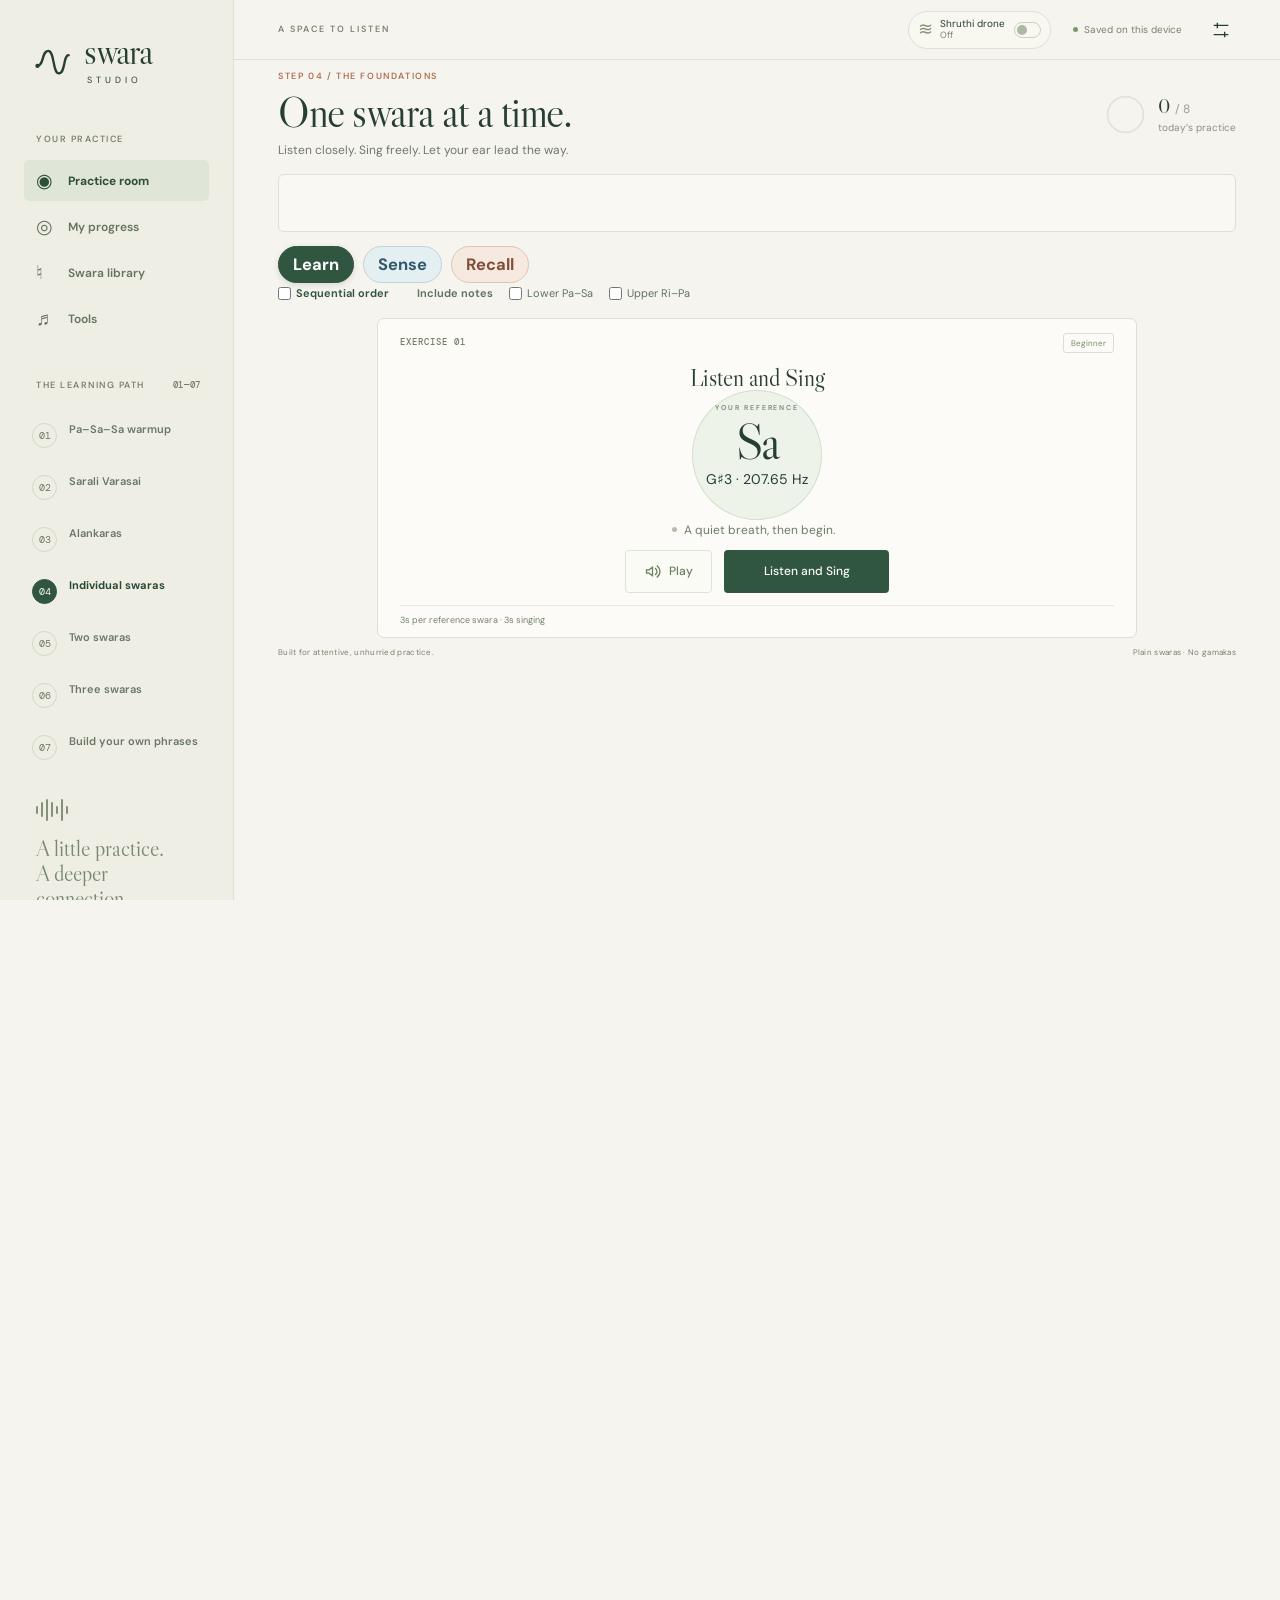
<file: index.html>
<!doctype html>
<html lang="en">
<head>
  <meta charset="utf-8">
  <meta name="viewport" content="width=device-width, initial-scale=1">
  <meta http-equiv="refresh" content="0; url=./swara-studio/">
  <title>Swara Studio</title>
</head>
<body>
  <p><a href="./swara-studio/">Open Swara Studio</a></p>
</body>
</html>
</file>
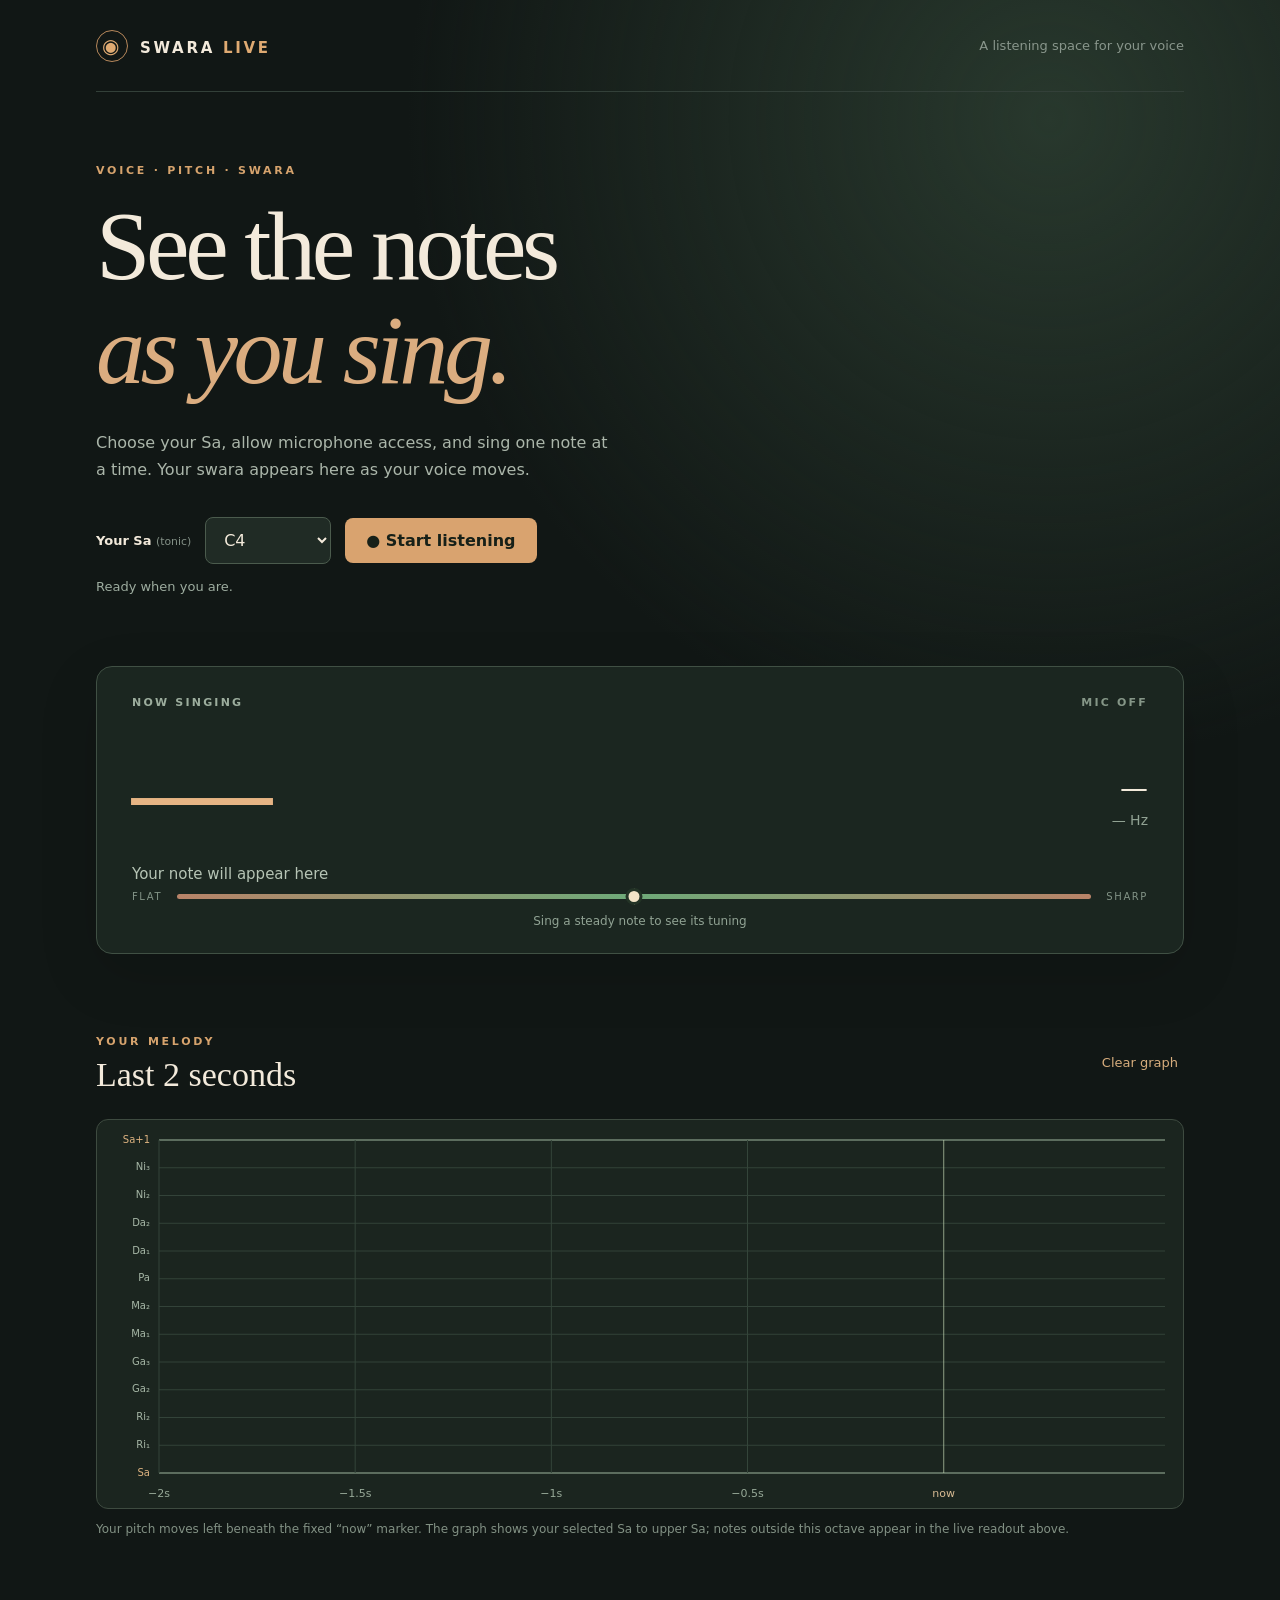
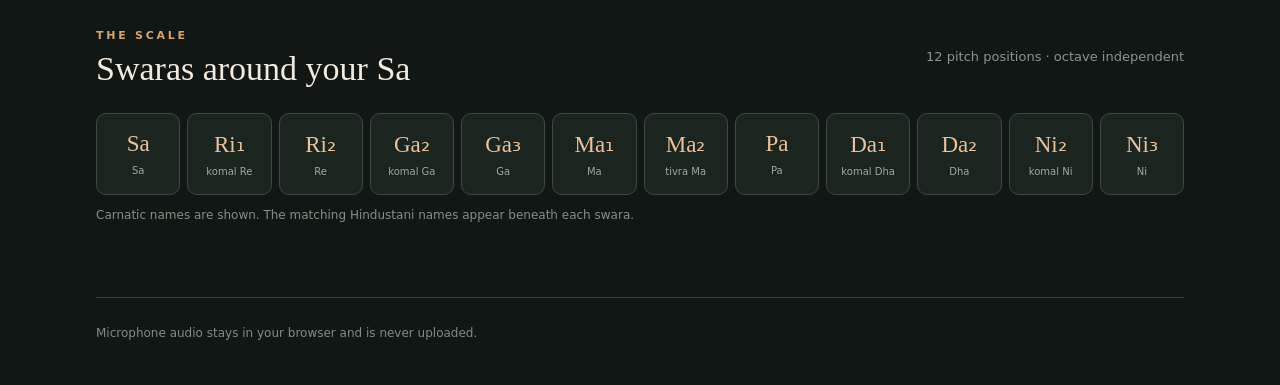
<file: swara-live/index.html>
<!doctype html>
<html lang="en">
<head>
  <meta charset="utf-8">
  <meta name="viewport" content="width=device-width, initial-scale=1">
  <title>Swara Live</title>
  <link rel="stylesheet" href="styles.css">
</head>
<body>
  <main class="app">
    <header class="topbar"><div class="brand"><span class="brand-mark">◉</span><span>SWARA <b>LIVE</b></span></div><span class="top-note">A listening space for your voice</span></header>
    <section class="hero">
      <div class="eyebrow">VOICE · PITCH · SWARA</div>
      <h1>See the notes<br><em>as you sing.</em></h1>
      <p>Choose your Sa, allow microphone access, and sing one note at a time. Your swara appears here as your voice moves.</p>
      <div class="controls">
        <label for="tonic">Your Sa <small>(tonic)</small></label>
        <select id="tonic"></select>
        <button id="listen" type="button"><span id="button-icon">●</span> <span id="button-text">Start listening</span></button>
      </div>
      <div id="status" class="status" role="status">Ready when you are.</div>
    </section>
    <section class="readout" aria-live="polite">
      <div class="readout-heading"><span>NOW SINGING</span><span id="signal" class="signal">MIC OFF</span></div>
      <div class="note-row"><div><div id="swara" class="swara">—</div><div id="swara-name" class="swara-name">Your note will appear here</div></div><div class="pitch"><strong id="western">—</strong><span id="frequency">— Hz</span></div></div>
      <div class="tuning"><span>FLAT</span><div class="tuning-track"><i id="tuning-center"></i><i id="tuning-dot"></i></div><span>SHARP</span></div>
      <div id="cents" class="cents">Sing a steady note to see its tuning</div>
    </section>
    <section class="trace-section"><div class="section-heading"><div><span class="eyebrow">YOUR MELODY</span><h2>Last 2 seconds</h2></div><button id="clear" class="text-button" type="button">Clear graph</button></div><canvas id="trace" role="img" aria-label="Pitch graph with a fixed now marker, the last two seconds scrolling left, and one octave from Sa to upper Sa on the vertical axis"></canvas><p class="scale-note">Your pitch moves left beneath the fixed “now” marker. The graph shows your selected Sa to upper Sa; notes outside this octave appear in the live readout above.</p></section>
    <section class="scale-section"><div class="section-heading"><div><span class="eyebrow">THE SCALE</span><h2>Swaras around your Sa</h2></div><span class="caption">12 pitch positions · octave independent</span></div><div id="scale" class="scale"></div><p class="scale-note">Carnatic names are shown. The matching Hindustani names appear beneath each swara.</p></section>
    <footer>Microphone audio stays in your browser and is never uploaded.</footer>
  </main>
  <script src="app.js"></script>
</body>
</html>
</file>
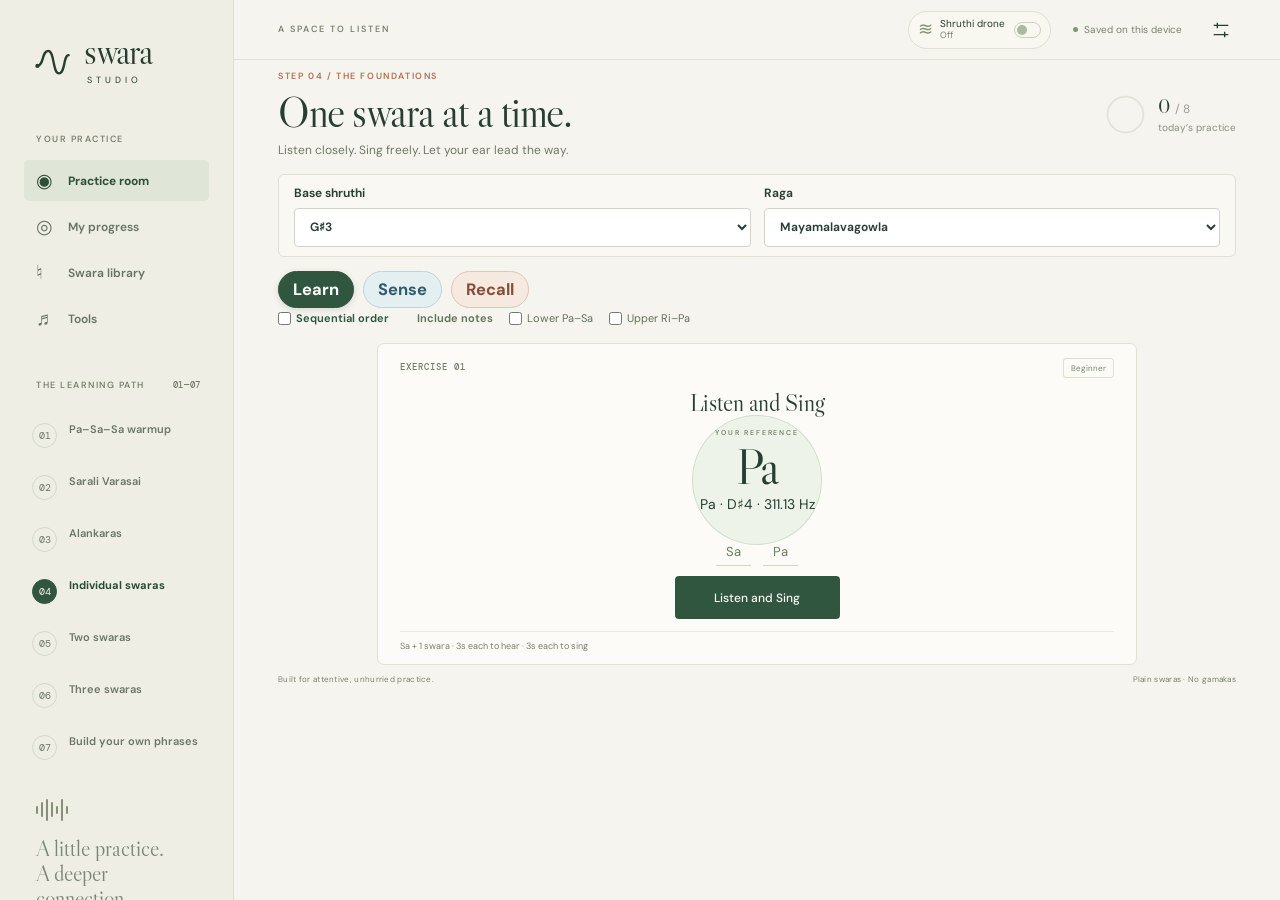
<file: swara-studio/index.html>
<!doctype html>
<html lang="en">
<head>
  <meta charset="UTF-8"><meta name="viewport" content="width=device-width, initial-scale=1.0">
  <meta name="robots" content="noindex, nofollow, noarchive">
  <meta name="theme-color" content="#f5f3ed">
  <meta name="description" content="Practice Carnatic swaras, develop your ear, and see your singing in real time. A personal music practice studio.">
  <title>Swara Studio — Listen. Sing. Find your pitch.</title>
  <link rel="icon" href="icon.svg" type="image/svg+xml">
  <link rel="stylesheet" href="styles.css?v=20261128-3">
  <script type="module" src="app.js?v=20261128-3"></script>
</head>
<body>
  <a class="skip-link" href="#main">Skip to practice</a>
  <aside class="sidebar">
    <a class="brand" href="#practice" aria-label="Swara Studio home"><svg viewBox="0 0 40 40" fill="none" aria-hidden="true"><path d="M6 25c6 0 4-14 10-14s4 21 10 21 4-17 9-17" stroke="currentColor" stroke-width="2.2" stroke-linecap="round"/><circle cx="6" cy="25" r="2" fill="currentColor"/></svg><span>swara<span class="brand-sub">STUDIO</span></span></a>
    <div class="side-label">YOUR PRACTICE</div>
    <nav class="main-nav" aria-label="Main navigation">
      <button class="nav-item active" data-view="practice"><span class="nav-icon">◉</span> Practice room</button>
      <button class="nav-item" data-view="progress"><span class="nav-icon">◎</span> My progress</button>
      <button class="nav-item" data-view="library"><span class="nav-icon">♮</span> Swara library</button>
      <button class="nav-item" data-view="tools"><span class="nav-icon">♬</span> Tools</button>
    </nav>
    <div class="path-heading"><span class="side-label">THE LEARNING PATH</span><span class="tiny-label">01—07</span></div>
    <nav class="learning-path" aria-label="Training steps">
      <button class="path-item" data-warmup><span class="path-number">01</span><span>Pa–Sa–Sa warmup</span></button>
      <button class="path-item" data-view="sarali"><span class="path-number">02</span><span>Sarali Varasai</span></button>
      <button class="path-item" data-view="alankara"><span class="path-number">03</span><span>Alankaras</span></button>
      <button class="path-item active" data-step="1"><span class="path-number">04</span><span>Individual swaras</span></button>
      <button class="path-item" data-step="2"><span class="path-number">05</span><span>Two swaras</span></button>
      <button class="path-item" data-step="3"><span class="path-number">06</span><span>Three swaras</span></button>
      <button class="path-item" data-view="session"><span class="path-number">07</span><span>Build your own phrases</span></button>
    </nav>
    <div class="sidebar-bottom"><div class="small-sound" aria-hidden="true"><i></i><i></i><i></i><i></i><i></i><i></i><i></i></div><p>A little practice.<br>A deeper connection.</p><button id="help-open" class="text-button">A note before you begin</button></div>
  </aside>
  <div class="workspace">
    <header class="topbar"><span class="topbar-label">A SPACE TO LISTEN</span><div class="topbar-right"><button id="drone-toggle" class="drone-button" aria-label="Shruthi drone: off" aria-pressed="false"><span class="drone-symbol" aria-hidden="true">≋</span><span>Shruthi drone<small id="drone-status">Off</small></span><span class="switch" aria-hidden="true"></span></button><span class="local-status"><i></i> Saved on this device</span><button id="settings-open" class="icon-button" aria-label="Practice settings"><svg viewBox="0 0 24 24" fill="none" stroke="currentColor" stroke-width="1.5" aria-hidden="true"><path d="M4 7h16M4 17h16M8 4v6M16 14v6"/></svg></button></div></header>
    <main id="main" tabindex="-1">
      <section id="sarali-view" class="view" hidden></section>
      <section id="alankara-view" class="view" hidden></section>
      <section id="practice-view" class="view">
        <div class="page-heading"><div><p class="eyebrow" id="step-eyebrow">STEP 04 / THE FOUNDATIONS</p><h1 id="page-title">One swara at a time.</h1><p class="page-description" id="page-description">Listen closely. Sing freely. Let your ear lead the way.</p></div><div class="daily-goal"><svg viewBox="0 0 48 48" aria-hidden="true"><circle cx="24" cy="24" r="20"/><circle id="goal-ring" cx="24" cy="24" r="20"/></svg><span><strong id="today-count">0 <span>/ 8</span></strong><small>today’s practice</small></span></div></div>
        <div class="session-bar"><div id="practice-selection" class="practice-selection"></div></div>
        <div id="exercise-tabs" class="exercise-tabs" role="tablist" aria-label="Practice type"><button role="tab" aria-selected="true" data-mode="sing">Learn</button><button role="tab" aria-selected="false" data-mode="name">Sense</button><button role="tab" aria-selected="false" data-mode="memory">Recall</button></div>
        <div id="octave-options" class="octave-options" role="group" aria-label="Practice order and additional notes"><label id="sequential-option"><input id="practice-sequential" type="checkbox"> Sequential order</label><span>Include notes</span><label><input id="include-lower" type="checkbox"> Lower Pa–Sa</label><label><input id="include-upper" type="checkbox"> Upper Ri–Pa</label></div>
        <div class="practice-layout">
          <section class="exercise-panel" id="exercise-panel" aria-labelledby="exercise-title">
            <div class="exercise-header"><span class="label" id="exercise-count">EXERCISE 01</span><span class="level-tag" id="level-tag">Beginner</span></div>
            <h2 id="exercise-title">Listen and Sing</h2>
            <section id="feedback" class="feedback" aria-live="polite" hidden></section>
            <div class="note-stage" id="note-stage"><div class="sound-orbit" aria-hidden="true"><svg viewBox="0 0 230 230"><circle cx="115" cy="115" r="109"/><circle cx="115" cy="115" r="91"/><circle cx="115" cy="115" r="73"/><path d="M1 115h27m174 0h27M115 1v27m0 174v27"/></svg></div><div class="recall-fill" id="recall-fill" role="progressbar" aria-label="Pitch feedback for the current swara" aria-valuemin="0" aria-valuemax="100" aria-valuenow="0" aria-valuetext="No singing detected"><div id="pitch-fill-segments" class="pitch-fill-segments" aria-hidden="true"></div></div><div class="reference-note"><span class="note-kicker" id="note-kicker">YOUR REFERENCE</span><strong id="target-name">Sa</strong><span id="target-western">G♯3 · 207.65 Hz</span><span id="pitch-feedback-state" class="pitch-feedback-state"></span></div></div>
            <div class="sequence" id="sequence" hidden></div>
            <div class="phase-strip"><span class="phase-dot" id="phase-dot"></span><span id="phase-label">A quiet breath, then begin.</span><span class="phase-time" id="phase-time"></span></div>
            <div class="exercise-actions"><button id="preview-note" class="secondary-button" aria-label="Play the swara"><svg viewBox="0 0 20 20" fill="none" stroke="currentColor" stroke-width="1.5" aria-hidden="true"><path d="M3 8v4h3l4 3V5L6 8H3zM13 6c3 2 3 6 0 8M15 3c5 4 5 10 0 14"/></svg><span>Play</span></button><button id="begin" class="primary-button"><span>Listen and Sing</span></button></div>
            <div id="answer-options" class="answer-options" hidden aria-label="Name the swaras in order"></div>
            <div id="answer-controls" class="answer-controls" hidden><button id="answer-undo" class="secondary-button" type="button" disabled>Undo last</button><button id="answer-clear" class="secondary-button" type="button" disabled>Clear all</button><button id="answer-submit" class="primary-button" type="button" disabled>Check answer</button></div>
            <div class="panel-foot"><span id="duration-caption">3s per reference swara · 3s singing</span></div>
          </section>
        </div>
        <footer class="page-footer"><span>Built for attentive, unhurried practice.</span><span>Plain swaras · No gamakas</span></footer>
      </section>
      <section id="progress-view" class="view" hidden></section>
      <section id="session-view" class="view" hidden></section>
      <section id="library-view" class="view" hidden></section>
      <section id="tools-view" class="view" hidden></section>
    </main>
  </div>
  <dialog id="settings-dialog"><form method="dialog"><div class="dialog-heading"><div><p class="eyebrow">MAKE IT YOURS</p><h2>Practice settings</h2></div><button class="icon-button dialog-close" aria-label="Close settings" value="cancel">✕</button></div><p class="dialog-description">A comfortable starting note makes room for better listening.</p><label for="shruthi-select">Base shruthi <span>Your Sa</span></label><select id="shruthi-select"></select><label for="raga-select">Raga</label><select id="raga-select"><option value="mayamalavagowla">Mayamalavagowla</option><option value="kalyani">Kalyani</option><option value="sankarabharanam">Sankarabharanam</option><option value="harikambhoji">Harikambhoji</option><option value="kharaharapriya">Kharaharapriya</option><option value="mohanam">Mohanam</option></select><p class="field-note">Practice notes and naming choices follow the selected raga. Explore their scales in the Swara library.</p><label for="level-select">Difficulty</label><select id="level-select"><option value="beginner">Beginner · ±35 cents</option><option value="intermediate">Intermediate · ±25 cents</option><option value="advanced">Advanced · ±15 cents</option></select><div class="form-columns"><div><label for="duration-select">Reference swara playback</label><select id="duration-select"><option value="3" selected>3 seconds per swara</option><option value="5">5 seconds per swara</option><option value="10">10 seconds per swara</option></select></div><div><label for="response-select">Time to sing</label><select id="response-select"><option value="3" selected>3 seconds per note</option><option value="5">5 seconds per note</option><option value="10">10 seconds per note</option></select></div></div><button id="settings-save" value="save" class="primary-button full-width">Save settings</button></form></dialog>
  <dialog id="help-dialog"><form method="dialog"><div class="dialog-heading"><div><p class="eyebrow">WELCOME TO SWARA STUDIO</p><h2>Make space for a note.</h2></div><button class="icon-button" aria-label="Close guide">✕</button></div><div class="help-steps"><p><strong>01 &nbsp; Settle into your shruthi.</strong>Choose a comfortable base shruthi in Practice settings. You can change your Sa anytime.</p><p><strong>02 &nbsp; Listen, then sing.</strong>Use headphones and a quiet room. Begin practice, allow the microphone, and follow the prompts.</p><p><strong>03 &nbsp; Watch your voice.</strong>The center circle shows whether you are in tune, sharp, or flat. Open Tools, then Sing, for the full pitch graph.</p></div><p class="privacy-note">Your microphone is used for pitch feedback and singing practice when you start them. Recordings and pitch analysis stay in this browser. Progress is saved on this device.</p><button class="primary-button full-width">Let’s practice</button></form></dialog>
  <div id="toast" class="toast" role="status" hidden></div>
</body>
</html>
</file>
<file: swara-live/styles.css>
:root{font-family:'DM Sans',system-ui,sans-serif;color:#f3eadb;background:#111715;font-synthesis:none}*{box-sizing:border-box}body{margin:0;background:radial-gradient(circle at 82% 6%,#28382d 0,transparent 30%),#111715}.app{max-width:1160px;margin:auto;padding:0 36px}.topbar{height:92px;display:flex;align-items:center;justify-content:space-between;border-bottom:1px solid #334039}.brand{font-size:15px;font-weight:700;letter-spacing:.18em}.brand b{color:#dfaa72}.brand-mark{display:inline-grid;place-items:center;color:#dfaa72;border:1px solid #b7885b;border-radius:50%;width:32px;height:32px;margin-right:12px;font-size:20px}.top-note,.caption{color:#89968c;font-size:13px}.hero{padding:72px 0 65px;max-width:690px}.eyebrow{color:#d6a36d;font-size:11px;letter-spacing:.25em;font-weight:700}h1,h2{font-family:'Playfair Display',Georgia,serif;font-weight:500}h1{font-size:clamp(57px,8vw,98px);line-height:1.06;letter-spacing:-.045em;margin:18px 0 26px}h1 em{color:#dbad80;font-weight:500}.hero p{max-width:520px;color:#abb6aa;line-height:1.7;font-size:16px}.controls{display:flex;align-items:center;gap:14px;margin-top:34px;flex-wrap:wrap}.controls label{font-size:13px;font-weight:700}.controls small{color:#849187;font-weight:400}select,button{font:inherit}select{background:#202b25;color:#f4ebdc;border:1px solid #4b5b4d;border-radius:8px;padding:12px 34px 12px 14px;min-width:126px}button{cursor:pointer}#listen{background:#d9a36f;color:#172018;border:0;border-radius:8px;padding:13px 21px;font-weight:700;min-width:182px}#listen:hover{background:#e9b985}#listen.active{background:#37483b;color:#f3eadb}.status{min-height:22px;margin-top:15px;color:#9dac9f;font-size:13px}.readout{background:#1b2620;border:1px solid #405044;border-radius:16px;padding:29px 35px 25px;box-shadow:0 20px 60px #0002}.readout-heading,.section-heading,.note-row,.trace-labels{display:flex;justify-content:space-between;align-items:center}.readout-heading{font-size:11px;letter-spacing:.2em;color:#9cad9d;font-weight:700}.signal{color:#859687}.signal.on{color:#a7d5a4}.note-row{min-height:182px;gap:20px}.swara{font-family:'Playfair Display',Georgia,serif;font-size:clamp(76px,12vw,140px);line-height:1;color:#e6b484}.swara-name{font-size:15px;color:#b6c4b5;margin-top:8px}.pitch{text-align:right;display:flex;flex-direction:column;gap:7px}.pitch strong{font-size:28px;font-weight:500}.pitch span{color:#91a293;font-size:14px}.tuning{display:flex;align-items:center;gap:15px;color:#829386;font-size:10px;letter-spacing:.16em}.tuning-track{position:relative;height:5px;border-radius:5px;flex:1;background:linear-gradient(90deg,#b88368,#6eaa79 50%,#b88368)}#tuning-center{position:absolute;left:50%;top:-6px;height:17px;border-left:1px solid #e5d6bb}#tuning-dot{position:absolute;left:50%;top:-6px;width:17px;height:17px;background:#f3e4c8;border:3px solid #233326;border-radius:50%;transform:translateX(-50%);transition:left .12s}.cents{text-align:center;margin-top:12px;color:#91a394;font-size:12px}.scale-section,.trace-section{padding-top:76px}.section-heading{gap:20px;margin-bottom:25px}.section-heading h2{font-size:34px;margin:7px 0 0}.scale{display:grid;grid-template-columns:repeat(12,1fr);gap:7px}.scale-item{min-width:0;border:1px solid #3e4b40;background:#1b251f;border-radius:10px;padding:17px 5px;text-align:center;transition:.15s}.scale-item.active{background:#674934;border-color:#e2af79;box-shadow:0 0 0 1px #e2af79}.scale-item strong{display:block;font-family:'Playfair Display',Georgia,serif;font-size:23px;font-weight:500;color:#edc098}.scale-item span{display:block;font-size:10px;color:#9dab9b;margin-top:8px;white-space:nowrap}.scale-note{color:#829184;font-size:12px;margin-top:13px}.text-button{color:#d7ad7d;background:none;border:none;font-size:13px}#trace{display:block;width:100%;height:390px;background:#1b251f;border:1px solid #3e4b40;border-radius:12px}.trace-labels{padding:11px 3px;color:#7f9082;letter-spacing:.18em;font-size:10px}footer{border-top:1px solid #354338;color:#7e8e80;font-size:12px;margin-top:75px;padding:28px 0 45px}@media(max-width:750px){.app{padding:0 20px}.topbar{height:72px}.top-note,.caption{display:none}.hero{padding:55px 0}.scale{grid-template-columns:repeat(6,1fr)}.scale-item{padding:13px 3px}.readout{padding:22px}.note-row{min-height:160px}.pitch strong{font-size:20px}.scale-section,.trace-section{padding-top:54px}}

@media(max-width:750px){#trace{height:350px}}

.graph-actions{display:flex;align-items:center;gap:18px;flex-wrap:wrap;justify-content:flex-end}
@media(max-width:750px){.trace-section .section-heading{align-items:flex-start;flex-direction:column}.graph-actions{justify-content:flex-start}}
</file>
<file: swara-studio/styles.css>
@import url('https://fonts.googleapis.com/css2?family=DM+Sans:wght@400;450;500;550;600;650;700&family=DM+Mono:wght@400;500&family=Libre+Caslon+Display&display=swap');
:root{--paper:#f6f4ee;--panel:#fcfbf7;--ink:#273e32;--muted:#7b8075;--line:#dfdfd4;--green:#315640;--pale:#e9ede2;--accent:#ac6848;--serif:'Libre Caslon Display',Georgia,serif;--sans:'DM Sans',Arial,sans-serif;--mono:'DM Mono',monospace}*{box-sizing:border-box}body{margin:0;background:var(--paper);color:var(--ink);font:14px/1.5 var(--sans);-webkit-font-smoothing:antialiased}button,input,select{font:inherit}button,a,select{-webkit-tap-highlight-color:transparent}button{color:inherit;cursor:pointer}button:disabled{cursor:wait;opacity:.55}button{border:0;background:none}a{color:inherit;text-decoration:none}button:focus-visible,a:focus-visible,select:focus-visible{outline:2px solid var(--accent);outline-offset:4px}button:hover:not(:disabled){filter:brightness(.96)}[hidden]{display:none!important}h1,h2,h3,p{margin:0}svg{display:block}small{font-size:12px}.skip-link{position:fixed;z-index:100;left:16px;top:-100px;background:var(--panel);padding:12px}.skip-link:focus{top:12px}.sidebar{position:fixed;inset:0 auto 0 0;width:234px;border-right:1px solid var(--line);padding:36px 24px 26px;display:flex;flex-direction:column;background:#eeeee5;z-index:10}.brand{display:flex;gap:10px;align-items:center;margin:0 7px 48px}.brand svg{width:43px;height:43px}.brand>span{font-family:var(--serif);font-size:37px;line-height:.82;letter-spacing:-1.5px}.brand-sub{font-family:var(--sans);font-size:9px;letter-spacing:4px;display:block;margin-top:11px;margin-left:3px}.side-label,.label,.tiny-label,.eyebrow,.note-kicker,.topbar-label{font-size:10px;font-weight:550;letter-spacing:1.5px}.side-label{color:#868b7f;font-size:9px}.sidebar>.side-label{margin-left:12px}.main-nav{display:grid;gap:5px;margin-top:14px}.nav-item{text-align:left;display:flex;align-items:center;gap:12px;padding:11px 12px;border-radius:5px;font-size:12px;color:#667362}.nav-icon{font-size:19px;line-height:1;width:20px;font-weight:400}.nav-item.active{background:#dfe5d7;color:#2f4f3a;font-weight:600}.path-heading{display:flex;justify-content:space-between;align-items:center;margin:40px 8px 18px 12px}.tiny-label{font-family:var(--mono);font-size:9px;letter-spacing:.7px;color:#8b8f82}.learning-path{display:grid;gap:5px}.path-item{display:flex;gap:12px;text-align:left;padding:10px 8px;border-radius:4px;position:relative;font-size:11px;align-items:flex-start;color:#6b7667}.path-number{height:25px;width:25px;flex-shrink:0;border:1px solid #d2d8c9;border-radius:50%;display:grid;place-items:center;font:10px var(--mono);margin-top:2px}.path-item.active .path-number{background:var(--green);color:#f6f4ee;border-color:var(--green)}.path-item.active{color:#294b34}.path-item.active>span:last-child{font-weight:600}.path-item small{display:block;font-size:10px;color:#909486;font-weight:400;margin-top:3px}.sidebar-bottom{margin-top:auto;padding:30px 12px 0}.sidebar-bottom p{font-family:var(--serif);font-size:22px;line-height:1.15;color:#7b8774;margin-top:16px}.text-button{font-size:10px;padding:0;margin-top:24px;color:#78816f;display:flex;gap:10px}.small-sound{display:flex;align-items:center;gap:3px;height:20px;color:#849277}.small-sound i{width:2px;height:8px;background:currentColor;border-radius:2px}.small-sound i:nth-child(2n){height:15px}.small-sound i:nth-child(3n){height:22px}.workspace{margin-left:234px}.topbar{height:77px;display:flex;align-items:center;justify-content:space-between;padding:0 44px;border-bottom:1px solid var(--line)}.topbar-label{font-size:9px;color:#8a8d80;letter-spacing:2px}.topbar-right{display:flex;gap:22px;align-items:center}.local-status{font-size:10px;color:#929587;display:flex;align-items:center;gap:6px}.local-status i{width:5px;height:5px;border-radius:100%;background:#80966e}.icon-button{width:32px;height:32px;display:grid;place-items:center}.icon-button svg{width:22px;height:22px}main{max-width:1440px;padding:36px 44px 0;margin:0 auto;outline:none}.page-heading{display:flex;justify-content:space-between;align-items:center;margin-bottom:30px}.eyebrow{color:var(--accent);font-size:9px;letter-spacing:1.6px}.page-heading h1{font:54px/1.12 var(--serif);letter-spacing:-1.5px;margin-top:8px}.page-description{color:#898d7f;font-size:12px;margin-top:9px}.daily-goal{display:flex;gap:11px;align-items:center}.daily-goal svg{width:43px;height:43px;transform:rotate(-90deg)}.daily-goal circle{fill:none;stroke:#e1e4d9;stroke-width:2}.daily-goal circle:last-child{stroke:#789169;stroke-dasharray:125.67;stroke-dashoffset:125.67;transition:stroke-dashoffset .4s}.daily-goal strong{font:20px var(--serif);display:block}.daily-goal strong span{font:12px var(--sans);color:#9b9d90}.daily-goal small{font-size:10px;color:#8a9081;display:block;margin-top:2px}.session-bar{display:flex;border:1px solid var(--line);border-radius:6px;background:#f9f8f3;min-height:74px;align-items:center}.session-setting{display:flex;flex-direction:column;text-align:left;gap:5px;padding:12px 24px;min-width:205px;border-right:1px solid var(--line)}.label{color:#939587;font-size:8px;letter-spacing:1.3px}.session-setting>span:last-child{display:flex;gap:11px;align-items:baseline;width:100%}.session-setting strong{font-size:13px;font-weight:500}.session-setting small{font:9px var(--mono);color:#979b8d}.chevron{margin-left:auto;font-size:14px;color:#929887}.raga-setting{flex:1}.raga-setting strong{font-size:12px}.drone-button{display:flex;align-items:center;gap:12px;padding:15px 21px;font-size:11px;text-align:left}.drone-button small{display:block;font-size:9px;color:#999f8f}.drone-symbol{font-size:27px;color:#849176}.switch{width:27px;height:16px;border:1px solid #cbd0bf;border-radius:20px;padding:2px;margin-left:4px}.switch:after{content:'';display:block;background:#aeb8a3;width:10px;height:10px;border-radius:50%;transition:transform .2s}.drone-button[aria-pressed=true] .switch{background:var(--green);border-color:var(--green)}.drone-button[aria-pressed=true] .switch:after{background:#fff;transform:translateX(10px)}.exercise-tabs{display:flex;gap:27px;border-bottom:1px solid var(--line);margin:26px 0 24px}.exercise-tabs button{padding:0 0 14px;font-size:11px;position:relative;color:#8b9082;white-space:nowrap}.exercise-tabs button[aria-selected=true]{color:var(--green);font-weight:600}.exercise-tabs button[aria-selected=true]:after{content:'';position:absolute;bottom:-1px;left:0;right:0;height:2px;background:var(--green)}.practice-layout{display:grid;grid-template-columns:minmax(0,1fr) 224px;gap:28px}.exercise-panel{background:var(--panel);border:1px solid var(--line);border-radius:7px;padding:22px 28px 15px;min-width:0}.exercise-header{display:flex;justify-content:space-between;align-items:center}.exercise-header .label{font-family:var(--mono);font-size:9px;letter-spacing:1px}.level-tag{font-size:8px;color:#78886c;border:1px solid #d9e0cd;border-radius:3px;padding:3px 7px}.exercise-panel h2{font:29px/1.2 var(--serif);text-align:center;letter-spacing:-.2px;margin-top:23px}.exercise-instruction{text-align:center;font-size:11px;color:#949689;margin:8px auto 0;max-width:390px;min-height:17px}.note-stage{height:229px;display:flex;align-items:center;justify-content:center;position:relative;margin-top:5px}.sound-orbit{position:absolute;width:211px;opacity:.85;transition:transform .5s}.sound-orbit circle{fill:none;stroke:#e5e8db;stroke-width:1}.sound-orbit circle:nth-child(2){stroke-dasharray:1 5}.sound-orbit path{fill:none;stroke:#e2e6d8;stroke-width:1}.reference-note{display:flex;flex-direction:column;align-items:center;z-index:1}.note-kicker{font-size:7px;color:#9aa18c;letter-spacing:1.8px}.reference-note>strong{font:77px/.98 var(--serif);letter-spacing:-2px;margin:10px 0 8px}.reference-note>span:last-child{font:9px var(--mono);color:#909b82;letter-spacing:.2px}.note-stage.playing .sound-orbit{animation:breathe 2s infinite ease-in-out}.note-stage.playing .sound-orbit circle{stroke:#b5c4a1}.note-stage.recording .sound-orbit circle{stroke:#c3a689}.note-stage.recording .sound-orbit{animation:breathe 2s infinite ease-in-out}.phase-strip{display:flex;justify-content:center;align-items:center;gap:7px;font-size:10px;color:#8f9586;min-height:24px;margin-bottom:18px}.phase-dot{width:5px;height:5px;background:#b6bfaa;border-radius:50%}.phase-time{font-family:var(--mono)}.phase-dot.active{background:#a56544;animation:blink 1.2s infinite}.exercise-actions{display:flex;gap:12px;justify-content:center}.primary-button,.secondary-button{height:43px;border-radius:4px;padding:0 18px;display:flex;align-items:center;justify-content:center;gap:22px;font-size:11px;font-weight:500}.primary-button{color:#fbfbf4;background:var(--green);min-width:165px}.primary-button span:last-child:not(:first-child){font-size:18px;font-weight:400}.secondary-button{border:1px solid #dfe3d5;background:#fafbf5;color:#6d7e60;gap:8px}.secondary-button svg{width:17px;height:17px}.panel-foot{border-top:1px solid #e9eadf;display:flex;justify-content:space-between;gap:8px;margin-top:22px;padding-top:14px;font-size:8px;color:#9da292;align-items:center}.memory-button{display:flex;align-items:center;gap:6px;font-size:8px;padding:0}.checkbox{border:1px solid #cbd4bd;width:10px;height:10px;border-radius:2px}.memory-button[aria-pressed=true] .checkbox{background:var(--green);border-color:var(--green)}.session-aside{padding:2px 0}.aside-title{display:flex;align-items:center;justify-content:space-between;margin-bottom:18px}.aside-title h2{font:21px var(--serif)}.aside-title .tiny-label{font-size:7px}.swara-grid{display:grid;grid-template-columns:repeat(4,1fr);gap:6px}.swara-key{height:62px;border:1px solid #dce0d1;border-radius:4px;display:flex;flex-direction:column;align-items:center;justify-content:center;gap:3px}.swara-key strong{font:22px/1 var(--serif)}.swara-key small{font:8px var(--mono);color:#9aa18f}.swara-key.active{background:var(--green);border-color:var(--green);color:#f5f5ec}.swara-key.active small{color:#b5c6a8}.swara-key .upper-dot{position:absolute;margin-top:-20px}.lesson-note{border-bottom:1px solid var(--line);padding:24px 0 23px;margin-bottom:20px}.lesson-note .eyebrow{font-size:8px;letter-spacing:1px;color:#a07a57}.lesson-note p{font:21px/1.3 var(--serif);margin-top:10px;color:#78836a}.note-signature{font-size:8px;color:#a0a58f;margin-top:16px;display:flex;gap:9px}.note-signature span{font-size:16px;line-height:10px}.session-summary>.label{display:block;margin-bottom:10px}.session-summary>div{display:flex;justify-content:space-between;font-size:10px;color:#8e9681;padding:6px 0}.session-summary strong{font:11px var(--mono);color:#637456}.pitch-panel{border:1px solid var(--line);border-radius:6px;background:#faf9f4;margin-top:26px;padding:22px 25px 0}.pitch-header{display:flex;align-items:center;justify-content:space-between}.pitch-header h2{font:24px var(--serif)}.pitch-header p{font-size:10px;color:#969c8b;margin-top:4px}.chart-legend{display:flex;gap:16px;font-size:8px;color:#8f9783}.chart-legend>span{display:flex;align-items:center;gap:5px}.chart-legend i{width:14px;height:2px;background:#95a97b}.chart-legend .legend-reference{border-top:1px dashed #c3b79c;background:none}.chart-wrap{height:180px;position:relative;margin-top:20px}#pitch-chart{width:100%;height:100%;display:block}.chart-empty{position:absolute;inset:0;display:flex;align-items:center;justify-content:center;gap:13px;pointer-events:none}.chart-empty>span{font:34px var(--serif);color:#b1baa4}.chart-empty p{color:#99a18e;font-size:11px;background:#faf9f4;padding:7px}.chart-empty small{display:block;color:#b0b5a6;font-size:9px;margin-top:4px}.pitch-readings{border-top:1px solid var(--line);display:flex;align-items:center;gap:44px;padding:17px 0}.pitch-readings>div:not(.pitch-status){min-width:100px}.pitch-readings strong{display:block;font:21px var(--serif);margin-top:4px}.pitch-readings strong small{font:9px var(--sans);color:#a2a893}.pitch-status{margin-left:auto;display:flex;align-items:center;gap:8px;font-size:9px;color:#9aa18f}.pitch-status i{height:5px;width:5px;border-radius:50%;background:#bdc6b2}.pitch-status i.on{background:#709263}.page-footer{display:flex;justify-content:space-between;font-size:8px;color:#a6ab9b;letter-spacing:.3px;padding:23px 0 27px}.feedback{margin-top:18px;padding:20px 24px;border-left:3px solid #879e71;background:#e9eddf;font-size:12px}.feedback h3{font:25px var(--serif);margin-bottom:5px}.feedback p{color:#6f7d61;line-height:1.7;max-width:650px}.feedback-actions{display:flex;gap:10px;margin-top:16px;align-items:center;flex-wrap:wrap}.feedback-actions audio{height:31px;width:200px}.feedback .secondary-button{height:34px}.feedback-stat{font-family:var(--mono);font-size:10px;margin-top:10px;color:#627653}.sequence{display:flex;justify-content:center;gap:12px;margin:-5px 0 10px}.sequence span{padding:4px 10px;border-bottom:1px solid #d1d8c7;color:#6a7d5a;font-size:13px}.sequence span.current{border-bottom:2px solid var(--accent);color:var(--accent)}.answer-options{display:grid;grid-template-columns:repeat(4,1fr);gap:8px;margin-top:16px}.answer-options button{border:1px solid #d2dac5;padding:10px;border-radius:4px;font-family:var(--serif);font-size:21px}.answer-options button:hover{background:#e9edde}.answer-options button.correct{background:#d5e2c6}.answer-options button.incorrect{background:#eddfd1}dialog{border:1px solid #dce0d0;border-radius:8px;padding:28px 32px;width:530px;max-width:calc(100% - 32px);background:var(--panel);color:var(--ink);box-shadow:0 20px 100px #26372026}dialog::backdrop{background:#21332655;backdrop-filter:blur(3px)}.dialog-heading{display:flex;align-items:flex-start;justify-content:space-between;gap:12px}.dialog-heading h2{font:35px/1.2 var(--serif);margin-top:6px}.dialog-description{font-size:12px;color:#8f9785;margin:14px 0 25px}dialog label{display:flex;justify-content:space-between;font-size:11px;font-weight:500;margin:16px 0 7px}dialog label span{color:#9ba18f;font-size:10px;font-weight:400}select{display:block;width:100%;border:1px solid #d7decc;border-radius:4px;padding:11px;background:#f7f8ef;color:#526948;font-size:12px}.field-note{font-size:10px;color:#979e8a;margin:8px 0 14px}.form-columns{display:grid;grid-template-columns:1fr 1fr;gap:16px}.full-width{width:100%;margin-top:24px;justify-content:space-between}.help-steps{display:grid;gap:20px;margin:27px 0}.help-steps p{font-size:12px;color:#8a9580;line-height:1.7}.help-steps strong{display:block;color:#53694a;font-size:12px;margin-bottom:4px}.privacy-note{font-size:10px;color:#969e8b;padding-top:16px;border-top:1px solid var(--line);line-height:1.7}.toast{position:fixed;bottom:25px;left:50%;transform:translateX(-50%);padding:13px 20px;background:#2d4a35;color:#f5f5eb;border-radius:5px;font-size:12px;max-width:90vw;z-index:100}.progress-intro{font:44px var(--serif);margin:12px 0 9px}.empty-progress{border-block:1px solid var(--line);padding:55px 0;margin-top:30px;display:flex;justify-content:space-between;align-items:center;gap:20px}.empty-progress h2{font:31px var(--serif);margin-bottom:8px}.empty-progress p{color:var(--muted);font-size:12px}.progress-stats{display:grid;grid-template-columns:repeat(3,1fr);border-block:1px solid var(--line);margin:30px 0}.progress-stats>div{padding:24px 0}.progress-stats strong{font:42px var(--serif);display:block;margin-top:8px}.data-table{width:100%;border-collapse:collapse;font-size:12px;margin-top:22px}.data-table td,.data-table th{text-align:left;border-bottom:1px solid var(--line);padding:16px 10px}.data-table th{font-size:9px;letter-spacing:1px;color:#939c86;font-weight:500}.data-table td{color:#78866c}.data-table td:first-child{color:var(--ink)}.section-title{font:29px var(--serif);margin:30px 0 9px}.library-note{border-left:2px solid #aab999;padding-left:20px;font:24px/1.4 var(--serif);color:#7c896c;margin:27px 0}.library-scale{display:flex;gap:8px;align-items:center;color:#819470;font:24px var(--serif);margin-top:26px;flex-wrap:wrap}.library-scale span{font:11px var(--sans);color:#aaa}.recommendation{padding:20px 0;border-block:1px solid var(--line);margin:24px 0;display:flex;justify-content:space-between;align-items:center;gap:20px}.recommendation p{font-size:12px;color:#8c9680;max-width:480px}.recommendation strong{display:block;font:24px var(--serif);color:var(--ink);margin-bottom:6px}.result-notes{display:flex;gap:12px;margin:12px 0;flex-wrap:wrap}.result-notes span{font-size:11px;border-bottom:1px solid #bbc9a9;padding:3px 0}.warning-text{color:#a36c4b!important}@keyframes breathe{50%{transform:scale(1.035);opacity:.6}}@keyframes blink{50%{opacity:.3}}@media(min-width:1500px){main{padding-top:48px}.page-heading{margin-bottom:36px}.note-stage{height:270px}.exercise-panel h2{margin-top:30px}.pitch-panel{margin-top:30px}.chart-wrap{height:200px}.practice-layout{grid-template-columns:minmax(0,1fr) 270px;gap:36px}}@media(max-width:1190px){.sidebar{width:209px;padding-inline:18px}.workspace{margin-left:209px}.topbar{padding:0 28px}main{padding:30px 28px 0}.practice-layout{grid-template-columns:minmax(0,1fr) 195px;gap:20px}.exercise-panel{padding-inline:20px}.exercise-tabs{gap:19px}.session-setting{padding-inline:18px;min-width:166px}.raga-setting small{display:none}.drone-button{padding-inline:15px;gap:8px}.pitch-readings{gap:22px}.exercise-panel h2{font-size:27px}.panel-foot{font-size:7px}.memory-button{font-size:7px}.lesson-note p{font-size:19px}}@media(max-width:980px){.sidebar{width:180px;padding-inline:14px}.workspace{margin-left:180px}.brand{gap:4px;margin-left:0}.brand>span{font-size:34px}.nav-item{padding:10px 7px;font-size:11px;gap:8px}.path-item{gap:8px;padding-inline:2px;font-size:10px}.path-heading{margin-inline:4px}.path-item small{font-size:8px}.path-number{width:23px;height:23px}.practice-layout{grid-template-columns:minmax(0,1fr)}.session-aside{display:grid;grid-template-columns:1fr 1fr;gap:0 25px}.aside-title{grid-column:1;margin-bottom:12px}.swara-grid{grid-column:1;grid-row:2}.lesson-note{grid-column:2;grid-row:1/4;padding:0;margin:0;border:0}.session-summary{display:none}.session-bar{flex-wrap:wrap}.drone-button{padding-inline:12px}.session-setting{min-width:145px;padding:13px}.session-setting strong{font-size:11px}.raga-setting{min-width:170px}.session-setting small{font-size:8px}.page-heading h1{font-size:46px}.daily-goal{gap:7px}.daily-goal small{font-size:8px}.exercise-tabs{justify-content:space-between;gap:10px}.exercise-tabs button{font-size:10px}.pitch-readings{gap:20px}.pitch-readings>div:not(.pitch-status){min-width:80px}.pitch-status{max-width:90px}.local-status{display:none}.topbar{height:65px}}@media(max-width:720px){.sidebar{position:static;width:auto;height:auto;border-right:0;border-bottom:1px solid var(--line);padding:15px 20px;flex-direction:row;align-items:center;justify-content:space-between;flex-wrap:wrap;gap:14px}.brand{margin:0;gap:5px}.brand svg{width:30px;height:30px}.brand>span{font-size:29px}.brand-sub{font-size:6px;letter-spacing:3px;margin-top:7px}.sidebar>.side-label,.path-heading,.sidebar-bottom{display:none}.main-nav{display:flex;margin:0;gap:5px}.nav-item{font-size:0;padding:8px}.nav-icon{font-size:20px}.learning-path{display:flex;width:100%;justify-content:space-between;gap:3px;border-top:1px solid var(--line);padding-top:11px}.path-item{align-items:center;gap:5px;padding:2px}.path-item>span:last-child{font-size:9px}.path-item small{display:none}.path-item:nth-child(n+3)>span:last-child{display:none}.path-number{width:22px;height:22px;font-size:8px}.workspace{margin-left:0}.topbar{height:42px;padding:0 20px}.topbar-label{font-size:7px}.icon-button{height:28px;width:28px}.topbar-right{gap:6px}main{padding:26px 20px 0}.page-heading{margin-bottom:23px;align-items:flex-start}.page-heading h1{font-size:44px;margin-top:8px}.eyebrow{font-size:8px}.page-description{font-size:10px;max-width:230px;line-height:1.7}.daily-goal{margin-top:20px}.daily-goal svg{width:33px;height:33px}.daily-goal strong{font-size:17px}.daily-goal small{font-size:7px}.session-bar{border-radius:5px}.session-setting{min-width:0;width:37%;padding:10px 12px;gap:5px}.session-setting>span:last-child{gap:6px}.session-setting small{display:none}.session-setting strong{font-size:10px}.session-setting.raga-setting{width:63%;border-right:0}.drone-button{width:100%;justify-content:flex-start;border-top:1px solid var(--line);padding:8px 12px;gap:9px}.drone-button small{display:inline;margin-left:8px}.drone-symbol{font-size:21px;line-height:1}.drone-button .switch{margin-left:auto}.exercise-tabs{gap:22px;overflow-x:auto;margin-top:23px;justify-content:flex-start}.exercise-tabs button{font-size:9px;padding-bottom:12px}.practice-layout{gap:22px}.exercise-panel{padding:16px 16px 12px}.exercise-panel h2{font-size:26px;margin-top:19px}.exercise-instruction{font-size:10px;max-width:280px;line-height:1.6}.note-stage{height:215px}.sound-orbit{width:198px}.reference-note>strong{font-size:74px}.reference-note>span:last-child{font-size:8px}.primary-button,.secondary-button{font-size:10px;padding-inline:13px;gap:10px;min-width:0;height:42px}.primary-button{min-width:139px}.exercise-actions{gap:8px}.panel-foot{font-size:7px}.memory-button{font-size:7px}.session-aside{gap:0 20px}.aside-title h2{font-size:20px}.aside-title .tiny-label{display:none}.swara-grid{gap:4px}.swara-key{height:48px}.swara-key strong{font-size:19px}.swara-key small{font-size:6px}.lesson-note p{font-size:19px}.lesson-note .eyebrow{font-size:7px}.note-signature{font-size:7px;margin-top:12px}.pitch-panel{padding:18px 16px 0;margin-top:24px}.pitch-header h2{font-size:23px}.pitch-header p{font-size:9px;max-width:175px}.chart-legend{flex-direction:column;gap:6px;font-size:7px}.chart-wrap{height:170px;margin-top:13px}.pitch-readings{gap:12px;flex-wrap:wrap;padding:14px 0}.pitch-readings>div:not(.pitch-status){flex:1;min-width:70px}.pitch-readings strong{font-size:19px}.pitch-readings .label{font-size:6px}.pitch-status{display:none}.page-footer{font-size:7px;gap:12px}.form-columns{grid-template-columns:1fr;gap:0}dialog{padding:23px}.dialog-heading h2{font-size:32px}.empty-progress{align-items:flex-start;flex-direction:column}.progress-stats strong{font-size:34px}.data-table{font-size:10px}.data-table td,.data-table th{padding:12px 5px}.data-table th{font-size:7px}.recommendation{align-items:flex-start;flex-direction:column}.page-heading h1.long-title{font-size:37px}}@media(prefers-reduced-motion:reduce){*,*:before,*:after{animation:none!important;transition:none!important}}
/* Keep the paper palette legible at small sizes. */
.page-description,.exercise-instruction,.phase-strip,.pitch-header p,.help-steps p,.dialog-description{color:#6f7968}.side-label,.label,.tiny-label,.topbar-label,.note-kicker{color:#737d68}.path-item small,.local-status,.session-setting small,.drone-button small,.swara-key small,.note-signature,.session-summary>div,.field-note,.chart-legend,.pitch-status,.page-footer,.panel-foot,.chart-empty p,.chart-empty small{color:#78816d}.reference-note>span:last-child{color:#738367}.exercise-tabs button{color:#727e68}.lesson-note p{color:#647456}.label{font-size:9px}.exercise-instruction,.phase-strip{font-size:12px}.primary-button,.secondary-button{font-size:12px}.panel-foot,.memory-button{font-size:9px}.pitch-header p{font-size:11px}.pitch-status{font-size:10px}.session-summary>div{font-size:11px}.chart-legend{font-size:9px}.exercise-panel h2{margin-top:19px}.note-stage{height:210px}.exercise-tabs{margin-top:24px;margin-bottom:22px}@media(max-width:720px){.exercise-instruction{font-size:11px}.phase-strip{font-size:10px}.panel-foot,.memory-button{font-size:8px}.primary-button,.secondary-button{font-size:11px}.pitch-header p{font-size:10px}.label{font-size:8px}.session-setting strong{font-size:12px}.exercise-tabs button{font-size:10px}.note-stage{height:205px}.page-description{font-size:11px}.path-item{min-height:28px}.swara-key small{font-size:7px}}

/* Local practice layout: keep the pitch trace beside the note controls. */
.practice-layout{grid-template-columns:minmax(0,1fr) minmax(300px,360px);align-items:start}
.practice-layout>.pitch-panel{margin-top:0;padding:22px 20px 4px;min-width:0}
.practice-layout .pitch-header h2{font-size:24px}
.chart-target{display:flex;align-items:baseline;justify-content:space-between;gap:8px;margin-top:18px;padding:12px 0;border-top:1px solid var(--line)}
.chart-target strong{font:21px var(--serif);color:var(--green);text-align:right}
.practice-layout .chart-legend{justify-content:flex-start;gap:14px}
.practice-layout .chart-wrap{height:215px;margin-top:12px}
.practice-layout .chart-empty{flex-direction:column;gap:4px;text-align:center}
.practice-layout .chart-empty p{font-size:10px}
.practice-layout .pitch-readings{display:grid;grid-template-columns:1fr 1fr;gap:12px;padding-top:14px}
.practice-layout .pitch-readings>div:not(.pitch-status){min-width:0}
.practice-layout .pitch-readings strong{font-size:20px}
.practice-layout .pitch-status{display:flex;grid-column:1/-1;margin:0}
.practice-layout.listening-only{grid-template-columns:minmax(0,760px);justify-content:center}
.practice-layout.listening-only>.pitch-panel{display:none}
.exercise-panel.show-result #exercise-title,.exercise-panel.show-result .exercise-instruction,.exercise-panel.show-result .note-stage,.exercise-panel.show-result .sequence,.exercise-panel.show-result .phase-strip,.exercise-panel.show-result .exercise-actions,.exercise-panel.show-result .answer-options,.exercise-panel.show-result .panel-foot{display:none}
.exercise-panel.show-result .feedback{margin-top:14px;padding:16px 18px;border-radius:4px}
.exercise-panel.show-result .feedback h3{font-size:23px}
.exercise-panel.show-result .feedback-actions{margin-top:12px}
@media(max-width:1080px){.practice-layout{grid-template-columns:minmax(0,1fr) 300px}}
@media(max-width:850px){.practice-layout{grid-template-columns:1fr}.practice-layout>.pitch-panel{margin-top:0}.practice-layout .chart-wrap{height:190px}}
@media(min-width:851px) and (max-height:900px){
  .topbar{height:60px}
  main{padding-top:10px}
  .page-heading{margin-bottom:15px}
  .page-heading h1{font-size:43px;margin-top:4px}
  .page-description{margin-top:5px}
  .session-bar{min-height:58px}
  .session-setting{padding-top:8px;padding-bottom:8px}
  .drone-button{padding-top:9px;padding-bottom:9px}
  .exercise-tabs{margin-top:14px;margin-bottom:12px}
  .exercise-tabs button{padding-bottom:10px}
  .exercise-panel{padding:14px 22px 10px}
  .exercise-panel h2{font-size:24px;margin-top:11px}
  .exercise-instruction{margin-top:4px}
  .note-stage{height:125px;margin-top:0}
  .sound-orbit{width:122px}
  .reference-note>strong{font-size:50px;margin:4px 0 3px}
  .phase-strip{margin-bottom:8px}
  .panel-foot{margin-top:12px;padding-top:8px}
  .practice-layout>.pitch-panel{padding:14px 18px 4px}
  .practice-layout .pitch-header h2{font-size:21px}
  .chart-target{margin-top:9px;padding:8px 0}
  .practice-layout .chart-wrap{height:145px}
  .practice-layout .pitch-readings{padding-top:10px;padding-bottom:10px}
  .page-footer{padding-top:8px;padding-bottom:8px}
}

.chart-legend .legend-reference{border:0;background:#729363}
.chart-legend .legend-voice{background:#b27752}
.chart-legend .legend-playing{width:7px;height:7px;border-radius:50%;background:#456e4b}
.chart-empty{display:none}
@media(min-width:851px) and (max-height:900px){.practice-layout .chart-wrap{height:165px}}
.raga-grid{display:grid;grid-template-columns:repeat(2,minmax(0,1fr));gap:12px;margin:22px 0 30px}
.raga-card{border:1px solid var(--line);border-radius:6px;background:var(--panel);padding:18px;min-width:0}
.raga-card.selected{border-color:#9eae91;background:#f4f7ef}
.raga-card-heading,.raga-actions{display:flex;align-items:center;justify-content:space-between;gap:10px}
.raga-current{font-size:9px;color:var(--green);background:#dce8d4;padding:4px 7px;border-radius:10px}
.raga-card h2{font:27px var(--serif);color:var(--ink);margin:12px 0 7px}
.raga-card p{font-size:11px;line-height:1.55;color:var(--muted);min-height:34px}
.raga-scale{display:grid;grid-template-columns:72px minmax(0,1fr);gap:6px 10px;border-top:1px solid var(--line);padding-top:13px;margin-top:13px}
.raga-scale span{font-size:9px;color:var(--muted)}
.raga-scale strong{font:11px var(--mono);font-weight:500;color:var(--green);overflow-wrap:anywhere}
.raga-actions{margin-top:16px;flex-wrap:wrap}
.raga-actions .secondary-button{height:34px;min-width:0;padding:0 11px;font-size:10px}
.raga-actions a{font-size:10px;color:var(--green)}
@media(max-width:850px){.raga-grid{grid-template-columns:1fr}.raga-card p{min-height:0}}
dialog{max-height:calc(100vh - 32px);overflow-y:auto}

/* Short listening and tala games live beside the regular learning path. */
.challenge-toolbar{display:flex;align-items:center;justify-content:space-between;gap:16px;margin:23px 0 18px;padding:12px 17px;background:#f0f2e9;border:1px solid var(--line);border-radius:5px;color:#697a62;font-size:11px}
.challenge-toolbar strong{color:var(--green);font-weight:600}
.challenge-toolbar button{margin-left:8px;color:#50714d;text-decoration:underline;font-size:10px}
.challenge-toolbar label{display:flex;align-items:center;gap:10px;white-space:nowrap}
.challenge-toolbar select{width:auto;min-width:108px;padding:8px;font-size:11px}
.challenge-layout{display:grid;grid-template-columns:minmax(250px,310px) minmax(0,1fr);gap:20px;align-items:start}
.challenge-list{display:grid;gap:7px}
.challenge-card{display:grid;grid-template-columns:30px minmax(0,1fr) auto;gap:11px;align-items:start;text-align:left;width:100%;padding:13px 14px;border:1px solid var(--line);border-radius:5px;background:#faf9f4;color:var(--ink)}
.challenge-card:hover,.challenge-card:focus-visible{border-color:#92a887;background:#f4f7ef}
.challenge-card.selected{border-color:#75936e;background:#edf3e8;box-shadow:inset 3px 0 #75936e}
.challenge-card-number{font:17px var(--serif);color:#8ca17e}
.challenge-card small{display:block;font:8px var(--mono);letter-spacing:.7px;color:#718368;margin-bottom:3px}
.challenge-card strong{display:block;font:19px var(--serif);font-weight:400;line-height:1.1}
.challenge-card em{display:none}
.challenge-card-score{font:9px var(--mono);color:#587851;white-space:nowrap}
.challenge-stage{min-height:435px;padding:24px 28px;border:1px solid var(--line);border-radius:5px;background:var(--panel)}
.challenge-stage h2{font:33px/1.1 var(--serif);margin:9px 0 6px}
.challenge-stage>p:not(.challenge-status){color:#71816b;font-size:11px;line-height:1.55}
.challenge-feedback{margin:17px 0 0;padding:14px 17px;background:#f2eee4;border-left:3px solid #b59972;border-radius:3px;color:#755b42}
.challenge-feedback.good{background:#e9f0e3;border-left-color:#789a6c;color:#55754c}
.challenge-feedback strong{display:block;font:21px var(--serif)}
.challenge-feedback p{font-size:11px;line-height:1.5;margin-top:3px}
.challenge-display{display:flex;align-items:center;justify-content:center;min-height:165px;margin:18px 0 14px;border:1px dashed #d6decf;border-radius:5px;background:#fafbf6;text-align:center;padding:12px}
.challenge-placeholder>span{display:block;font:42px var(--serif);color:#a2b396}
.challenge-placeholder p{max-width:280px;color:#83917d;font-size:12px;line-height:1.5;margin:7px auto 0}
.challenge-mystery{font:34px/1.2 var(--serif);color:var(--green)}
.challenge-mystery span{color:#9bab91;padding:0 12px}
.challenge-mystery small{display:block;font:10px var(--sans);color:#889681;margin-top:8px}
.challenge-beat{font:68px/1 var(--serif);color:var(--green)}
.challenge-beat small{display:block;font:12px var(--sans);color:#82977a;margin-top:5px}
.challenge-beat.ghost{color:#aab5a4}
.challenge-phrase{display:flex;gap:9px;align-items:stretch;justify-content:center;flex-wrap:wrap}
.challenge-phrase span{min-width:58px;padding:12px 7px;border:1px solid #d7e0ce;border-radius:4px;font:22px var(--serif);color:#6d8562}
.challenge-phrase span.current{background:#e2ecd8;border-color:#88a779;color:#3f6540}
.challenge-phrase small{display:block;font:8px var(--mono);color:#71896e;margin-bottom:3px}
.challenge-options{display:flex;flex-wrap:wrap;gap:8px;margin:9px 0}
.challenge-options button{min-width:67px;padding:9px 13px;border:1px solid #cbd9c2;border-radius:4px;background:#fafbf5;color:#4f704b;font:19px var(--serif)}
.challenge-options button:hover,.challenge-options button:focus-visible{background:#e2edda}
.challenge-controls{display:flex;flex-wrap:wrap;align-items:center;gap:9px;margin-top:15px}
.challenge-controls .primary-button,.challenge-controls .secondary-button{height:39px;font-size:11px;min-width:0}
.challenge-tap{padding:14px 20px;border-radius:6px;border:1px solid #64865c;background:#dae8d1;color:#345d34;font-size:14px;font-weight:600;touch-action:manipulation;user-select:none}
.challenge-tap:active{transform:scale(.97);background:#bdd5b5}
.challenge-tap:disabled{opacity:.55;cursor:default}
.challenge-status{min-height:18px;margin-top:13px;font-size:11px;color:#788872}
@media(max-width:1100px){.challenge-layout{grid-template-columns:230px minmax(0,1fr)}.challenge-stage{padding:20px}}
@media(max-width:850px){.challenge-layout{grid-template-columns:1fr}.challenge-list{grid-template-columns:repeat(2,minmax(0,1fr))}.challenge-card{grid-template-columns:25px minmax(0,1fr) auto}.challenge-stage{min-height:390px}}
@media(max-width:580px){
  #challenges-view .progress-intro{font-size:35px;line-height:1.08;margin-top:8px}
  #challenges-view .page-description{max-width:100%;line-height:1.5}
  .challenge-toolbar{align-items:flex-start;flex-direction:column;margin:15px 0 12px;padding:10px 12px;gap:8px}
  .challenge-layout{display:flex;flex-direction:column;gap:10px}
  .challenge-list{display:flex;overflow-x:auto;max-width:100%;gap:7px;padding-bottom:5px;scroll-snap-type:x proximity}
  .challenge-card{flex:0 0 158px;grid-template-columns:20px minmax(0,1fr);gap:5px;padding:9px 10px;min-height:62px;scroll-snap-align:start}
  .challenge-card-number{font-size:15px}
  .challenge-card strong{font-size:17px}
  .challenge-card small{font-size:7px}
  .challenge-card{position:relative;padding-right:17px}
  .challenge-card-score{display:block;position:absolute;top:5px;right:5px;font-size:8px}
  .challenge-stage{width:100%;min-height:360px;padding:18px}
  .challenge-stage h2{font-size:29px}
  .challenge-display{min-height:125px;margin:13px 0}
  .challenge-mystery{font-size:28px}
  .challenge-phrase span{min-width:47px;font-size:19px}
}

/* Practice choices and editable naming answers. */
.exercise-tabs button{font-weight:650}
.exercise-tabs button[aria-selected=true]{font-weight:700}
.sequence span.chosen{background:#e4ecda;border-bottom:2px solid #63885c;border-radius:3px 3px 0 0;color:#315c35}
.answer-controls{display:flex;justify-content:center;align-items:center;gap:8px;flex-wrap:wrap;margin-top:10px}
.answer-controls .secondary-button,.answer-controls .primary-button{height:37px;min-width:0;padding:0 13px;font-size:11px}
.answer-controls .primary-button{margin-left:8px}
.exercise-panel.show-result .answer-controls{display:none}

/* Tools share the selected shruthi and raga with the practice room. */
.tool-tabs{display:flex;gap:26px;margin:24px 0 18px;border-bottom:1px solid var(--line)}
.tool-tabs button{position:relative;padding:0 2px 12px;font-size:12px;font-weight:650;color:#718068}
.tool-tabs button[aria-selected=true]{color:var(--green);font-weight:700}
.tool-tabs button[aria-selected=true]::after{content:'';position:absolute;left:0;right:0;bottom:-1px;height:2px;background:var(--green)}
.tool-surface{border:1px solid var(--line);border-radius:6px;background:var(--panel);padding:24px;max-width:1120px;margin-bottom:28px}
.tool-surface-heading{display:flex;align-items:flex-start;justify-content:space-between;gap:20px;margin-bottom:22px}
.tool-surface-heading h2{font:32px/1.1 var(--serif)}
.tool-surface-heading p{font-size:11px;color:#708069;margin-top:6px;line-height:1.5}
.tool-surface-heading .secondary-button{height:35px;min-width:0;white-space:nowrap;font-size:10px}
.ladder-layout{display:grid;grid-template-columns:minmax(290px,510px) minmax(230px,1fr);gap:35px;align-items:start}
.pitch-ladder{border:1px solid #dbe3d4;border-radius:5px;overflow:hidden;background:#fcfcf8}
.ladder-row{display:grid;grid-template-columns:27px minmax(0,1fr) 120px 55px;gap:10px;align-items:center;width:100%;min-height:34px;padding:0 12px;text-align:left;border-bottom:1px solid #e8ebe2;color:#85907d}
.ladder-row:last-child{border-bottom:0}
.ladder-row:hover,.ladder-row:focus-visible{background:#f0f4eb}
.ladder-row.in-raga{background:#f0f5eb;color:#416846}
.ladder-row.selected{background:#dcebd5;box-shadow:inset 4px 0 #628b5e;color:#294f32}
.ladder-position{font:10px var(--mono);color:#a1ac98}
.ladder-line{height:1px;background:#bbc9b7;position:relative}
.ladder-line::before{content:'';position:absolute;left:0;top:-3px;width:7px;height:7px;border-radius:50%;background:#c7cfc1}
.in-raga .ladder-line::before{background:#6d9367}
.ladder-row strong{font-size:12px;font-weight:650}
.ladder-row small{font:10px var(--mono);text-align:right}
.ladder-side{position:sticky;top:20px;padding-top:8px}
.tool-detail{display:flex;flex-direction:column;gap:7px;border-left:3px solid #7f9e73;background:#edf3e9;padding:17px 19px;color:#4c6b45}
.tool-detail strong{font:34px/1.1 var(--serif);color:#2f5438}
.tool-detail>span:last-child{font-size:11px;line-height:1.5}
.ladder-side>p,.tool-caption{font-size:11px;line-height:1.65;color:#708069;margin-top:18px}
.tool-key{display:flex;align-items:center;gap:7px;margin-top:20px;font-size:10px;color:#71806e;flex-wrap:wrap}
.tool-key i,.tool-key span{display:inline-block;width:9px;height:9px;border-radius:50%;background:#6d9367}
.tool-key span{margin-left:9px;background:#c7cfc1}
.piano-registers{position:relative;height:26px;color:#6d8167;font-size:10px;font-weight:600;white-space:nowrap}
.piano-registers span{position:absolute;top:1px;transform:translateX(-50%)}
.piano-scroll{overflow-x:auto;padding-bottom:12px;scrollbar-color:#b4c3aa #f1f4ec}
.piano{height:200px;position:relative;max-width:none}
.piano-key{position:absolute;top:0;display:flex;align-items:flex-end;justify-content:center;padding:0 2px 14px;white-space:normal;overflow-wrap:anywhere;text-align:center;touch-action:manipulation;transition:background .12s}
.piano-key.white{width:58px;height:196px;border:1px solid #b8c3b2;border-radius:0 0 5px 5px;background:#fffefb;color:#667b64;font-size:9px;z-index:1}
.piano-key.white.in-raga{background:#4f7954;border-color:#3e6545;color:#fff;font-weight:650}
.piano-key.black{width:38px;height:126px;border:1px solid #29392d;border-radius:0 0 4px 4px;background:#3e4940;color:#edf1e9;font-size:8px;z-index:2}
.piano-key.black.in-raga{background:#4f7954;border-color:#3e6545;color:#fff;font-weight:650}
.piano-key.selected{outline:3px solid #ad7650;outline-offset:-4px}
.piano-key.playing{box-shadow:0 4px 13px #3d613d50;outline:3px solid #ad7650;outline-offset:-4px}
.piano-key:focus-visible{outline:3px solid #ad7650;outline-offset:-4px;z-index:3}
.piano-footer{display:flex;align-items:stretch;justify-content:space-between;gap:16px;margin-top:12px}
.piano-footer .tool-detail{flex:1}
.piano-footer .secondary-button{height:auto;min-height:42px;align-self:stretch;white-space:nowrap}
.piano-footer .secondary-button:disabled{cursor:default}
.tool-caption{margin-top:12px}
@media(max-width:700px){
  .tool-surface{padding:16px}
  .tool-surface-heading{flex-direction:column;gap:12px}
  .ladder-layout{grid-template-columns:1fr;gap:12px}
  .ladder-side{position:static;padding:0}
  .pitch-ladder{max-width:none}
  .ladder-row{grid-template-columns:20px minmax(0,1fr) 100px 45px;gap:6px;padding:0 8px}
  .piano-registers{font-size:8px}
  .piano-footer{flex-direction:column}
  .piano-footer .secondary-button{align-self:flex-start;min-height:37px}
}

/* Keep the practice choices together while making their labels prominent. */
.exercise-tabs{display:flex;flex-wrap:nowrap;column-gap:27px;row-gap:2px;overflow:visible}
.exercise-tabs button{width:auto;flex:none;padding:0 0 14px;text-align:left;white-space:nowrap;font-size:16.5px;line-height:1.2}
.tool-tabs{display:grid;grid-template-columns:repeat(2,minmax(0,1fr));gap:0;max-width:1120px}
.tool-tabs button{width:100%;padding:12px 8px 14px;text-align:center;line-height:1.3}

/* One Swara Live display for Tools and every singing exercise. */
.live-toolbar{display:flex;align-items:center;gap:18px;margin:10px 0 16px}
.live-toolbar .primary-button{min-width:130px}
#tool-mic-status{font-size:12px;color:#64775f}
.swara-live-readout,.practice-live-readout{background:#eef3e9;border-left:3px solid #789c70;border-radius:3px;color:#31583c}
.swara-live-readout{padding:17px 21px;margin-bottom:15px}
.swara-live-note-row,.practice-live-notes{display:flex;align-items:center;justify-content:space-between;gap:12px}
.swara-live-note-row>div,.practice-live-notes>div{display:flex;flex-direction:column;min-width:0}
#tool-live-note{font:clamp(38px,4.5vw,58px)/1 var(--serif);overflow-wrap:anywhere}
#tool-live-name,#detected-full{font-size:11px;color:#6b8268;min-height:17px}
.swara-live-western,.practice-live-notes>div:last-child{text-align:right;align-items:flex-end;white-space:nowrap}
#tool-live-western,#detected-western{font:22px var(--serif)}
#tool-live-hz,#detected-hz{font:11px var(--mono);color:#6b8268}
.pitch-feedback-circle{position:relative;width:88px;height:88px;margin:12px auto 0;border-radius:50%;overflow:hidden;background:#f9fcf8;box-shadow:inset 0 0 0 1px #bfd1b9;color:#31583c}
.pitch-feedback-circle .pitch-circle-label{position:absolute;inset:0;display:grid;place-items:center;text-align:center;font:700 11px var(--sans);z-index:1}
.pitch-feedback-circle[data-pitch=sharp] .pitch-circle-label{color:#7d2626}
.pitch-feedback-circle[data-pitch=flat] .pitch-circle-label{color:#244d84}
#tool-live-cents{font-size:11px;margin-top:9px;color:#61795f}
.swara-live-trace{border:1px solid #dbe3d4;border-radius:5px;background:#fcfcf8;padding:13px 15px 10px}
.swara-live-section-heading{display:flex;align-items:center;justify-content:space-between;gap:12px;margin-bottom:6px}
.swara-live-section-heading h3,.swara-live-scale-section h3{font:22px var(--serif)}
.swara-live-section-heading button{height:31px;font-size:10px}
#tool-live-trace{width:100%;height:290px;display:block}
.swara-live-trace>p{font-size:10px;color:#788879;margin:4px 0 0}
.swara-live-scale-section{margin-top:18px}
.swara-live-scale-grid{display:grid;grid-template-columns:repeat(6,minmax(0,1fr));gap:5px;margin-top:10px}
.swara-live-scale-item{display:flex;flex-direction:column;gap:2px;border:1px solid #dce4d6;padding:7px 8px;border-radius:4px;min-width:0;color:#71836e;background:#fbfcf8}
.swara-live-scale-item.in-raga{background:#e9f1e5;border-color:#b9d0b5;color:#315b3c}
.swara-live-scale-item.active{outline:2px solid #ae754f;background:#d8ebd2}
.swara-live-scale-item strong{font-size:12px}
.swara-live-scale-item small{font-size:9px;white-space:nowrap;overflow:hidden;text-overflow:ellipsis}
.practice-live-readout{padding:12px 14px;margin:5px 0 12px}
#detected-note{font:32px/1 var(--serif);overflow-wrap:anywhere}
#detected-full{font-size:9px}
#detected-western{font-size:17px}
#detected-hz{font-size:10px}
.practice-live-caption{display:flex;align-items:center;justify-content:space-between;gap:6px;margin-top:8px;font-size:9px;color:#61795f}
.practice-live-caption .pitch-status{display:flex;align-items:center;gap:4px;margin:0;font-size:9px;white-space:nowrap}
.practice-layout .chart-legend{flex-wrap:wrap;gap:7px 13px}
.practice-layout .chart-wrap{height:208px;margin:8px 0 10px}
@media(min-width:851px) and (max-height:900px){.practice-layout .chart-wrap{height:145px}.practice-live-readout{padding:9px 12px;margin-bottom:8px}}
@media(max-width:720px){.swara-live-scale-grid{grid-template-columns:repeat(3,minmax(0,1fr))}.swara-live-readout{padding:14px}.swara-live-trace{padding:10px}.swara-live-section-heading h3{font-size:19px}#tool-live-trace{height:245px}.practice-layout .chart-legend{flex-direction:row}.practice-live-caption .pitch-status{display:flex}}
@media(max-width:580px){.exercise-tabs button{font-size:13.5px;padding:0 0 12px}.tool-tabs button{font-size:11px;padding-inline:4px}.live-toolbar{flex-direction:column;align-items:flex-start;gap:9px}#tool-live-note{font-size:40px}}
@media(max-width:1190px){.exercise-tabs{gap:19px}}
@media(max-width:980px){.exercise-tabs button{font-size:15px}}
@media(max-width:720px){.exercise-tabs{gap:22px}.exercise-tabs button{font-size:13.5px}}

/* Prominent current settings in both Tools views. */
.tool-surface-heading{align-items:center}
.tool-current-settings{display:flex;align-items:center;flex-wrap:wrap;gap:8px 28px}
.tool-current-settings span{font-size:20px;line-height:1.35;color:#47644c}
.tool-current-settings strong{font-weight:700;color:var(--green)}

/* Swara Live note feedback in practice, without its graph. */
.practice-layout{grid-template-columns:minmax(0,1fr) 310px}
.practice-layout>.pitch-panel{display:flex;flex-direction:column;align-items:stretch;justify-content:flex-start;min-height:230px;padding:18px;text-align:left}
.practice-layout>.pitch-panel h2{font:25px var(--serif);color:#637864}
.practice-layout .practice-live-readout{margin:12px 0 0;padding:15px 13px;flex:1}
.practice-layout #detected-note{font:clamp(34px,3.2vw,48px)/1.05 var(--serif);color:var(--green);margin:0;overflow-wrap:anywhere}
.practice-layout #detected-full{font-size:10px;line-height:1.35;max-width:170px}
.session-heading h1{font:42px/1.1 var(--serif);margin:5px 0 19px}
.session-builder{max-width:1000px;padding:22px 26px 20px;background:var(--panel);border:1px solid var(--line);border-radius:6px;margin-bottom:24px}
.saved-exercises{padding:0 0 17px;margin-bottom:17px;border-bottom:1px solid var(--line)}
.saved-exercises-heading{display:flex;align-items:center;justify-content:space-between;margin-bottom:8px;font-size:12px;color:var(--ink)}
.saved-exercises-heading span{font:10px var(--mono);color:#71816c}
.saved-exercises-controls{display:flex;gap:8px;align-items:stretch}
.saved-exercises-controls select{flex:1;min-width:0;border:1px solid #cfd7c9;border-radius:4px;background:#fff;color:var(--ink);padding:8px 10px}
.saved-exercises-controls button{height:39px;min-width:65px}
.saved-exercises>p{margin-top:6px;font-size:10px;color:#71816c}
.session-fields{display:grid;grid-template-columns:1fr 1fr 145px 145px;gap:13px;margin-bottom:17px}
.session-fields label,.session-notes-label{display:grid;gap:6px;color:var(--ink);font-size:12px;font-weight:650}
.session-fields select,.session-fields input,.session-builder textarea{width:100%;border:1px solid #cfd7c9;border-radius:4px;background:#fff;color:var(--ink);padding:9px 11px;min-height:39px}
.session-builder textarea{display:block;resize:vertical;min-height:72px;font:15px/1.5 var(--mono)}
.session-octave-cue{margin-top:8px;color:#61745e;font:11px var(--mono);white-space:nowrap;overflow-x:auto}
.session-swatches{display:flex;flex-wrap:wrap;gap:7px;margin-top:10px}
.session-swatches button{min-width:37px;padding:6px 9px;border:1px solid #b5c8ad;border-radius:4px;background:#eaf1e6;color:var(--green);font:12px var(--mono)}
.session-swatches button:hover{background:#dce9d6}
.session-builder .field-note{margin-top:8px}
.session-save-row{display:flex;align-items:end;gap:9px;margin-top:14px}
.session-save-row label{display:grid;gap:5px;flex:1;max-width:390px;font-size:12px;font-weight:650}
.session-save-row input{width:100%;min-height:39px;padding:8px 10px;border:1px solid #cfd7c9;border-radius:4px;background:#fff;color:var(--ink)}
.session-save-row button{height:39px;min-width:118px}
.session-error{color:#9b4635;background:#faeee9;border-left:3px solid #ba725b;padding:9px 12px;margin:12px 0;font-size:12px}
.session-actions{display:flex;align-items:center;gap:10px;flex-wrap:wrap;margin-top:18px}
.session-actions .primary-button,.session-actions .secondary-button{height:40px;min-width:95px;padding:0 16px}
.session-mic-label{display:flex;align-items:center;gap:7px;color:#61715e;font-size:12px;margin-left:6px}
.session-mic-label input{accent-color:var(--green)}
.session-status{color:var(--muted);font-size:11px;margin:11px 0 14px}
.session-stage{padding:15px 18px;background:#f0f4eb;border:1px solid #d8e2d2;border-radius:5px;min-height:132px}
.session-stage-top{display:flex;align-items:center;justify-content:space-between;color:#627b5d;font:11px var(--mono)}
.session-stage>strong{display:block;color:var(--green);font:32px/1.1 var(--serif);margin:7px 0 8px}
.session-sequence{display:flex;gap:6px;overflow-x:auto;padding-bottom:5px}
.session-sequence span{flex:none;padding:4px 7px;background:#fff;border:1px solid #d8dfd3;border-radius:3px;font:11px var(--mono);color:#587453}
.session-sequence span.current{background:var(--green);border-color:var(--green);color:white}
.session-progress{height:4px;background:#d6e0d1;border-radius:4px;margin:9px 0}
.session-progress i{display:block;height:100%;width:0;background:#679266;border-radius:4px}
.session-stage>p{font-size:12px;color:#476a48}
#session-view.session-practicing .session-heading,
#session-view.session-practicing .saved-exercises,
#session-view.session-practicing .session-fields,
#session-view.session-practicing .session-notes-label,
#session-view.session-practicing #session-notes,
#session-view.session-practicing .session-octave-cue,
#session-view.session-practicing .session-swatches,
#session-view.session-practicing .session-save-row{display:none}
#session-view.session-practicing .session-builder{padding:14px 16px}
#session-view.session-practicing .session-actions{margin-top:0}
.session-results{margin-top:16px;padding:16px 18px;border:1px solid #c8d9c2;border-radius:5px;background:#eff5eb;color:#355e3b}
.session-results h2{font:25px/1.2 var(--serif);margin-bottom:5px}
.session-results>p{font-size:11px;line-height:1.5}
.session-results>.primary-button{margin-top:12px}
.session-result-lines{display:grid;gap:7px;margin:14px 0}
.session-result-lines>div{display:flex;align-items:baseline;justify-content:space-between;gap:10px;border-bottom:1px solid #d4e2ce;padding-bottom:6px;font-size:11px}
.session-result-lines strong{white-space:nowrap}
.session-result-lines span{text-align:right;color:#61775e}
.session-result-lines>.session-result-line{display:block}
.session-result-heading{display:flex;align-items:baseline;justify-content:space-between;gap:10px}
.session-note-reasons{list-style:none;display:grid;gap:3px;margin:8px 0 2px;padding:0}
.session-note-reasons li{display:flex;align-items:baseline;justify-content:space-between;gap:12px;padding:5px 8px;border-radius:3px;background:#f9fbf7;font-size:11px}
.session-note-reasons li span:last-child{color:#6c624b}
.session-guidance{font-weight:650}
@media(max-width:700px){.session-builder{padding:17px}.session-fields{grid-template-columns:1fr 1fr}.session-fields label:last-child{grid-column:auto}.session-heading h1{font-size:34px}.session-mic-label{margin-left:0}}
@media(max-width:580px){.saved-exercises-controls{flex-wrap:wrap}.saved-exercises-controls select{flex-basis:100%}.session-save-row{align-items:stretch;flex-direction:column}.session-save-row label{max-width:none}.session-result-lines>div{align-items:flex-start;flex-direction:column;gap:2px}.session-result-lines span{text-align:left}}
@media(max-width:580px){.session-result-heading,.session-note-reasons li{align-items:flex-start;flex-direction:column;gap:2px}.session-result-lines>.session-result-line{display:block}}
.practice-layout #detected-western{font-size:18px}
.practice-layout #detected-hz{font-size:10px}
.practice-layout #detected-cents{display:block;margin-top:10px;font-size:11px;color:#61795f}
@media(max-width:850px){.practice-layout{grid-template-columns:1fr}.practice-layout>.pitch-panel{min-height:185px}}
@media(max-width:700px){.tool-current-settings{display:grid;gap:3px}.tool-current-settings span{font-size:18px}.practice-layout>.pitch-panel{min-height:165px}}

/* Give the three practice choices distinct, readable colors. */
.exercise-tabs{border-bottom:0;column-gap:9px}
.exercise-tabs button{padding:8px 14px;border:1px solid var(--tab-border);border-radius:999px;background:var(--tab-bg);color:var(--tab-ink);font-weight:700}
.exercise-tabs button[data-mode=sing]{--tab-ink:#315640;--tab-bg:#e3eddf;--tab-border:#b9d0b5}
.exercise-tabs button[data-mode=name]{--tab-ink:#315a6c;--tab-bg:#e4eff2;--tab-border:#bfd3dc}
.exercise-tabs button[data-mode=memory]{--tab-ink:#824e39;--tab-bg:#f6e9df;--tab-border:#dfc5b4}
.exercise-tabs button[aria-selected=true]{background:var(--tab-ink);border-color:var(--tab-ink);color:#fff;font-weight:700;box-shadow:0 2px 6px #23332624}
.exercise-tabs button[aria-selected=true]:after{display:none}
.tool-tabs{display:flex;flex-wrap:wrap;gap:9px;max-width:none;border-bottom:0}
.tool-tabs button{width:auto;padding:8px 14px;border:1px solid var(--tab-border);border-radius:999px;background:var(--tab-bg);color:var(--tab-ink);font-size:16.5px;font-weight:700;line-height:1.2}
.tool-tabs button[data-tool=see]{--tab-ink:#315640;--tab-bg:#e3eddf;--tab-border:#b9d0b5}
.tool-tabs button[data-tool=play]{--tab-ink:#315a6c;--tab-bg:#e4eff2;--tab-border:#bfd3dc}
.tool-tabs button[aria-selected=true]{background:var(--tab-ink);border-color:var(--tab-ink);color:#fff;box-shadow:0 2px 6px #23332624}
.tool-tabs button[aria-selected=true]::after{display:none}
@media(max-width:720px){.exercise-tabs{column-gap:7px}.exercise-tabs button{padding:8px 12px}}
@media(max-width:720px){.learning-path{gap:4px;align-items:stretch}.path-item{flex:1;min-width:0;align-items:center;gap:3px;padding:3px 1px}.path-item:nth-child(n+3)>span:last-child{display:block}.path-item>span:last-child{font-size:8px;line-height:1.15}.path-number{margin-top:0}}
.nav-item,.path-item{font-weight:600}
.nav-item.active,.path-item.active>span:last-child{font-weight:700}
.session-source{font-size:12px;color:#5c7557;margin:-8px 0 17px}
.session-sequence{display:grid;gap:7px;overflow:visible}
.session-score-line{display:flex;align-items:center;gap:6px;overflow-x:auto;padding-bottom:3px;white-space:nowrap}
.session-score-line b{flex:none;min-width:41px;color:#6b8067;font-size:10px}
.session-score-line.active-line{background:#e2efdc;border-radius:4px;padding:5px 7px}
.line-live-readout{max-width:560px;margin:12px 0 0;padding:13px 17px}
.line-live-note{font:clamp(34px,3.5vw,48px)/1 var(--serif);overflow-wrap:anywhere}
.line-live-name{min-height:17px;font-size:10px;color:#6b8268}
.line-live-western{font:21px var(--serif)}
.line-live-hz{font:10px var(--mono);color:#6b8268}
.line-live-cents{font-size:11px;color:#61795f;margin-top:9px}
.sarali-panel{max-width:1000px;padding:25px 27px;background:var(--panel);border:1px solid var(--line);border-radius:6px;margin-bottom:24px}
.sarali-top{display:flex;gap:35px;align-items:center;flex-wrap:wrap}
.sarali-top>div{display:grid;gap:5px;min-width:120px}
.sarali-top strong{font:21px var(--serif);color:var(--green)}
.sarali-top button{margin-left:auto}
.sarali-scale{font:14px var(--mono);color:#5c7659;margin:15px 0 9px}
.sarali-instruction{font-size:12px;color:#6b7a66;margin-bottom:19px}
.sarali-tempo-label{display:grid;gap:5px;width:145px;margin-bottom:18px;font-size:11px;font-weight:700;color:#4b6748}
.sarali-tempo-label input{height:38px;border:1px solid #cbd7c5;border-radius:4px;padding:0 10px;background:#fff;color:#294b2c}
.sarali-actions{display:flex;gap:9px;flex-wrap:wrap;align-items:center}
.pattern-line-feedback{display:flex;align-items:baseline;flex-wrap:wrap;gap:5px 12px;margin:10px 0;padding:10px 13px;border:1px solid #c8d9c2;border-radius:5px;background:#eff5eb;color:#355e3b;font-size:11px}
.pattern-line-feedback strong{font-size:14px}
.pattern-line-feedback span{color:#61775e}
.pattern-line-feedback p{flex-basis:100%;line-height:1.4}
.pattern-line-feedback[hidden],.sarali-score-line[hidden],.session-score-line[hidden],.session-results[hidden]{display:none}
.sarali-panel>.session-results{margin:12px 0}
.sarali-score-line.current{background:#eaf3e4;border-radius:4px}
.pattern-stage{margin:10px 0 0;padding:15px 18px}
.pattern-stage .session-stage-top{justify-content:flex-start;gap:12px;flex-wrap:wrap}
.pattern-stage .sarali-score{margin:12px 0 0;background:#fff;padding:10px 13px}
.pattern-stage .sarali-score h2{font-size:18px;margin-bottom:5px}
.pattern-stage .line-live-readout{margin-top:10px}
.pattern-stage>.session-progress{max-width:550px;margin-top:12px}
.sarali-picker{display:grid;grid-template-columns:repeat(14,minmax(0,1fr));gap:5px;margin:0 0 22px}
.sarali-picker button{height:34px;border:1px solid #cbd7c5;border-radius:4px;background:#f2f5ed;color:#53704f;font:11px var(--mono)}
.sarali-picker button[aria-pressed=true]{background:var(--green);border-color:var(--green);color:#fff;font-weight:700}
.sarali-score{border:1px solid #dce4d6;border-radius:5px;background:#f9fbf6;padding:17px 19px;margin-bottom:18px}
.sarali-score h2{font:25px var(--serif);color:var(--green);margin-bottom:11px}
.sarali-score-line{display:flex;align-items:center;gap:8px;overflow-x:auto;padding:7px 0;border-top:1px solid #e8ece3}
.sarali-line-number{flex:none;width:19px;color:#82917b;font:10px var(--mono)}
.sarali-bar{display:flex;gap:6px;flex:none;padding-right:8px;border-right:1px solid #b8c8b0}
.sarali-bar:last-child{border-right:3px double #a8bda3}
.sarali-bar>span{min-width:28px;text-align:center;font:14px var(--mono);color:#406442}
.sarali-bar>span.hold{color:#9fae9b}
.sarali-source{font-size:10px;color:#879384;margin-top:14px;line-height:1.5}
.alankara-picker{display:grid;grid-template-columns:repeat(3,minmax(0,1fr));gap:7px;margin:0 0 20px}
.alankara-picker button{display:flex;align-items:center;gap:10px;min-height:42px;padding:8px 11px;text-align:left;border:1px solid #cbd7c5;border-radius:4px;background:#f2f5ed;color:#53704f}
.alankara-picker button span{font:11px var(--mono)}
.alankara-picker button strong{font-size:11px;font-weight:650}
.alankara-picker button[aria-pressed=true]{background:var(--green);border-color:var(--green);color:#fff}
.alankara-meta{display:flex;align-items:baseline;justify-content:space-between;gap:12px;margin-bottom:9px;color:var(--green)}
.alankara-meta strong{font:22px/1.2 var(--serif)}
.alankara-meta span{font:11px var(--mono);white-space:nowrap}
.sarali-score .sarali-bar>span.current-beat{background:var(--green);border-radius:3px;color:#fff;font-weight:700}
@media(max-width:720px){.alankara-picker{grid-template-columns:repeat(2,minmax(0,1fr))}.alankara-meta{flex-direction:column;gap:3px}}
@media(max-width:720px){.sarali-panel{padding:17px}.sarali-top{gap:12px}.sarali-top>div{min-width:95px}.sarali-top strong{font-size:17px}.sarali-top button{margin-left:0}.sarali-picker{grid-template-columns:repeat(7,minmax(0,1fr))}.sarali-score{padding:13px}.sarali-bar>span{min-width:24px;font-size:12px}.sarali-score-line{gap:5px}}

/* One shruthi and raga selection is shared by the lessons and tools. */
.shared-select{display:grid;gap:6px;min-width:0;color:var(--ink);font-size:12px;font-weight:650}
.shared-select select{width:100%;min-width:0;min-height:39px;border:1px solid #cfd7c9;border-radius:4px;background:#fff;color:var(--ink);padding:9px 11px;font-size:12px}
.practice-selection{display:grid;grid-template-columns:repeat(2,minmax(0,1fr));gap:13px;align-items:center;flex:1;min-width:310px;padding:9px 15px}
.octave-options{display:flex;align-items:center;flex-wrap:wrap;gap:8px 16px;margin:-10px 0 16px;color:#60735c;font-size:11px}
.octave-options>span{font-weight:650}
.octave-options label{display:inline-flex;align-items:center;gap:5px;cursor:pointer}
.octave-options input{accent-color:var(--green);margin:0}
.topbar .drone-button{min-height:38px;padding:5px 9px;border:1px solid var(--line);border-radius:20px;background:#f8f8f1;gap:7px;font-size:10px;line-height:1.1;white-space:nowrap}
.topbar .drone-button[aria-pressed=true]{border-color:#a8c4a3;background:#e6f0e1;color:#244c35}
.topbar .drone-button small{margin-top:2px;font-size:9px}
.topbar .drone-symbol{font-size:18px}
.topbar .drone-button .switch{margin-left:2px}
.workspace>.topbar{position:sticky;top:0;z-index:9;background:var(--paper)}
@media(min-width:721px){
  .sidebar{overflow-y:auto;overscroll-behavior-y:contain;scrollbar-width:thin;scrollbar-color:#b5c1ab transparent}
  .sidebar>*{flex-shrink:0}
}
.tool-current-settings,.sarali-top{display:grid;grid-template-columns:repeat(2,minmax(0,1fr));gap:13px;width:min(100%,590px)}
.tool-surface-heading{width:100%}
@media(max-width:720px){
  .practice-selection{width:100%;min-width:0;padding:10px 12px}
  .topbar .drone-button{min-height:30px;padding:3px 7px;font-size:9px}
  .topbar .drone-symbol{display:none}
  .tool-current-settings,.sarali-top{width:100%;gap:10px}
}

/* The current note fills only while singing is detected. */
.practice-layout.memory-mode{grid-template-columns:minmax(0,1fr);max-width:760px;margin-inline:auto}
.practice-layout.memory-mode>.pitch-panel{display:none}
.recall-fill{display:none;position:absolute;width:154px;height:154px;border-radius:50%;overflow:hidden;background:#eef3e9;box-shadow:inset 0 0 0 1px #d2dfcd;z-index:0}
.practice-layout:not(.listening-only) .recall-fill{display:block}
.pitch-fill-segments{position:absolute;inset:0}
.pitch-fill-segments i{position:absolute;left:0;right:0;display:block;background:#8bc996}
.pitch-fill-segments i[data-pitch=sharp]{background:#e88c84}
.pitch-fill-segments i[data-pitch=flat]{background:#8fb9e6}
.pitch-feedback-state{min-height:14px;margin-top:4px;color:#427b4b;font:10px var(--mono)}
.recall-fill[data-pitch=sharp]~.reference-note .pitch-feedback-state{color:#a84e49}
.recall-fill[data-pitch=flat]~.reference-note .pitch-feedback-state{color:#426fa6}
.memory-mode .reference-note{z-index:1}
.memory-mode .reference-note>strong{color:#244c35}
.exercise-panel.show-result.memory-result{display:flex;flex-direction:column}
.exercise-panel.show-result.memory-result #exercise-title{display:block}
.exercise-panel.show-result.memory-result .sequence{display:flex}
.exercise-panel.show-result.memory-result .feedback{margin-top:18px}
.practice-layout.showing-result{grid-template-columns:minmax(0,760px);justify-content:center}
.practice-layout.showing-result>.pitch-panel{display:none}
.pattern-line-feedback,.session-results{scroll-margin-top:85px}
@media(min-width:851px) and (max-height:900px){.recall-fill{width:130px;height:130px}}
.recall-heard{border-top:1px solid #cbd8c4;margin-top:15px;padding-top:13px}
.recall-heard h4{font-size:11px;letter-spacing:.05em;color:#496b49;margin:0 0 9px}
.recall-heard>div{display:flex;align-items:center;justify-content:space-between;gap:9px;flex-wrap:wrap;margin-top:8px}
.recall-heard p{font-size:12px}
.recall-heard .secondary-button{height:34px;min-width:0;font-size:10px}

.tool-live-instruction{margin:-4px 0 14px;color:#526e4d;font-size:13px;line-height:1.5}
@media(max-width:1050px){.start-grid{grid-template-columns:1fr}.start-purpose{grid-column:auto}}
@media(max-width:620px){.start-card{padding:18px}.start-intro{font-size:18px}.start-selects,.start-notes{grid-template-columns:1fr}.start-note{padding:8px}.start-actions .primary-button,.start-actions .secondary-button{width:100%}}

#sequential-option{margin-right:12px;font-weight:650;color:var(--green)}
#session-view[data-preset=true] .saved-exercises,#session-view[data-preset=true] .session-notes-label,#session-view[data-preset=true] #session-notes,#session-view[data-preset=true] .session-octave-cue,#session-view[data-preset=true] .session-swatches,#session-view[data-preset=true] .session-save-row{display:none}
.warmup-patterns{display:grid;gap:6px;margin-bottom:15px}
.warmup-patterns button{display:flex;align-items:baseline;gap:12px;width:100%;padding:9px 12px;text-align:left;border:1px solid #d1dccb;border-radius:4px;background:#f8faf5;color:var(--ink);font-size:12px;line-height:1.4}
.warmup-patterns button span{flex:none;color:#6f806d;font:10px var(--mono)}
.warmup-patterns button[aria-pressed=true]{background:#e8f1e3;border-color:#779b72;color:var(--green);font-weight:650}
#session-view.session-practicing .warmup-patterns{display:none}

.feedback-playback{display:flex;flex-wrap:wrap;gap:8px;margin:13px 0 5px}
.feedback-playback .secondary-button{height:36px;min-width:155px;padding:0 12px;font-size:11px}
.feedback-playback .secondary-button:disabled{cursor:default}
.session-results .feedback-playback{margin:12px 0}
@media(max-width:520px){.feedback-playback .secondary-button{flex:1;min-width:135px}}

.practice-layout{grid-template-columns:minmax(0,1fr);max-width:760px;margin-inline:auto}
.exercise-panel.show-answer .note-stage{display:none}

.tool-tabs button[data-tool=find]{--tab-ink:#765335;--tab-bg:#f1e9dc;--tab-border:#dccab4}
.tool-find{max-width:760px}
.tool-find h2{font:30px/1.15 var(--serif);margin:0 0 6px}
.tool-find>p:not(.tool-caption){color:#6f7968;font-size:13px}
.tool-find-actions{display:flex;align-items:center;flex-wrap:wrap;gap:12px;margin:20px 0 12px}
.tool-find-actions .primary-button{min-width:120px}
#tool-find-status{font-size:12px;color:#61775c}
.tool-find-progress{height:7px;border-radius:7px;background:#e6eadf;overflow:hidden;max-width:480px}
.tool-find-progress i{display:block;height:100%;width:0;background:#6c9a69;transition:width .08s linear}
.tool-find-result{display:grid;justify-items:start;gap:7px;margin-top:18px;padding:18px;border:1px solid #ceddc6;border-radius:5px;background:#edf4e8}
.tool-find-result strong{font:42px/1 var(--serif);color:var(--green)}
.tool-find-result p{font-size:12px;color:#5d735b}
.tool-find-result .primary-button{margin-top:6px}
.tool-find .tool-caption{margin-top:17px}
</file>
